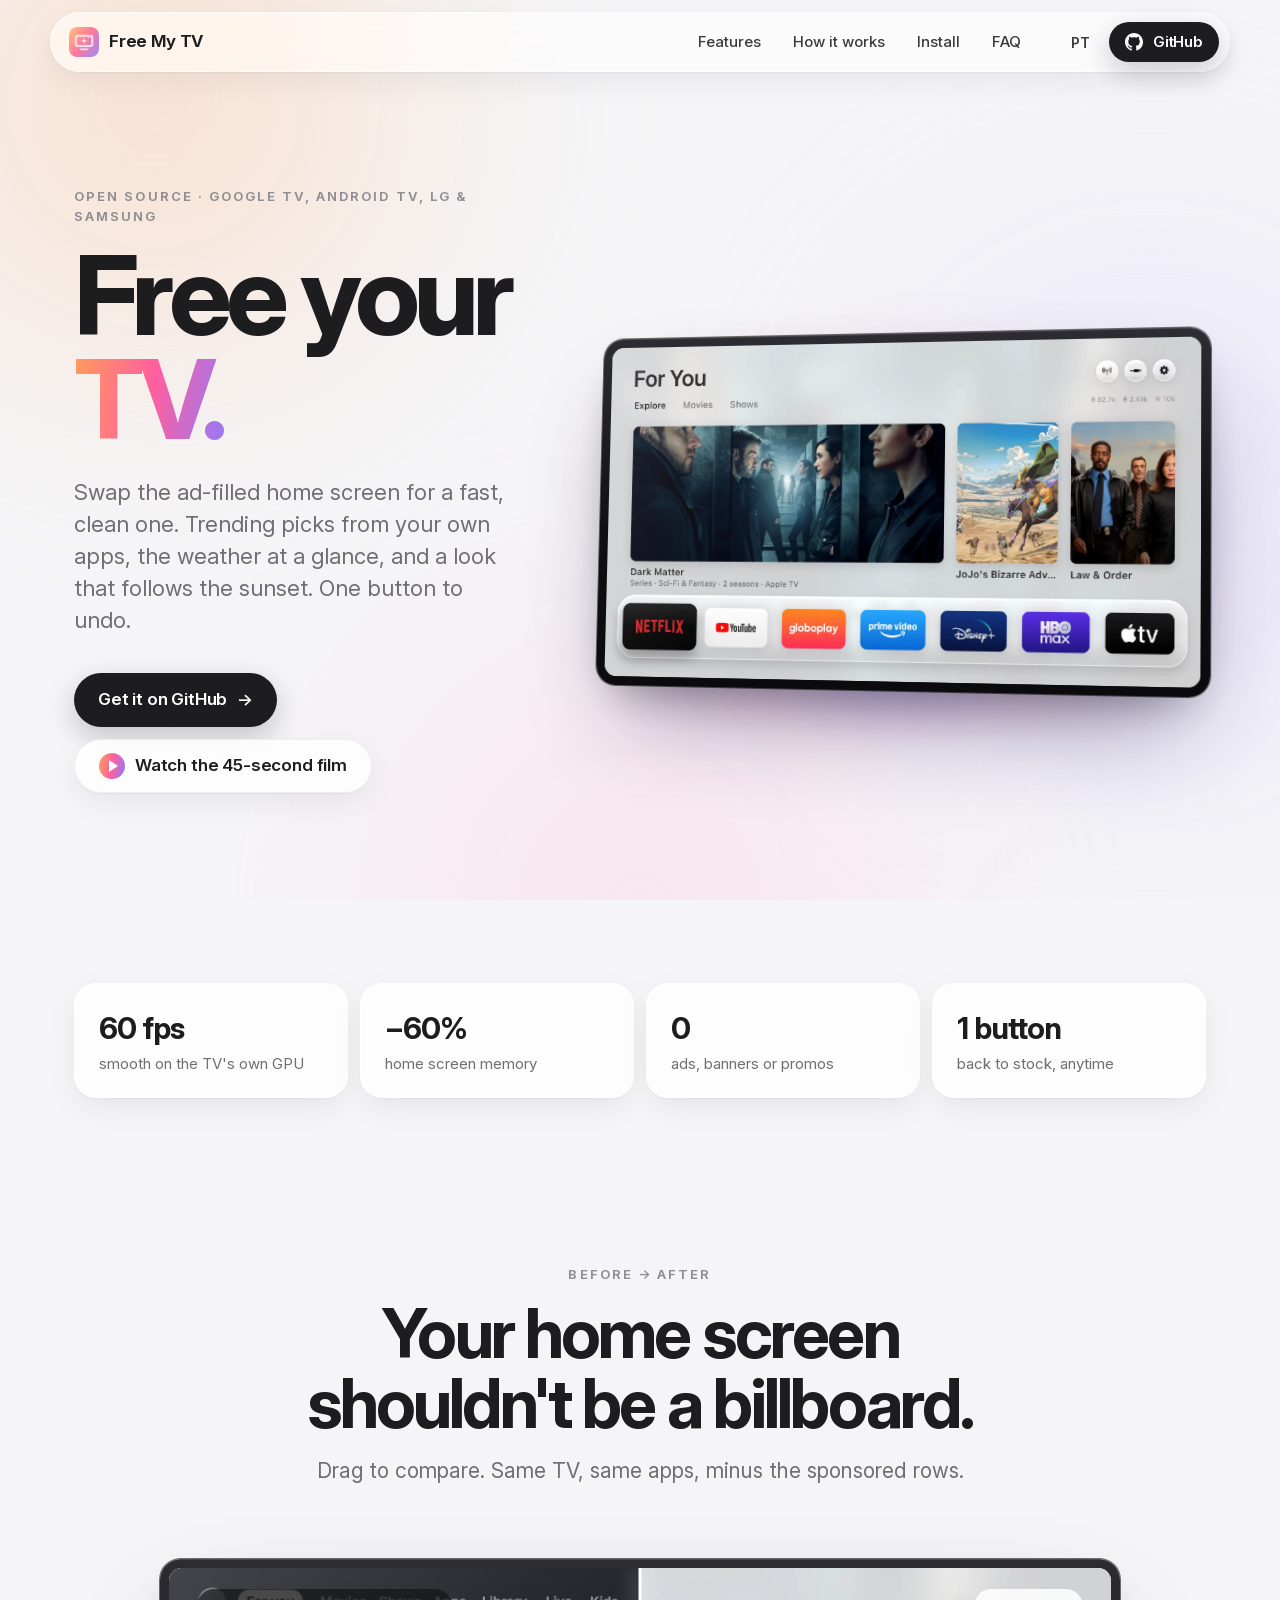
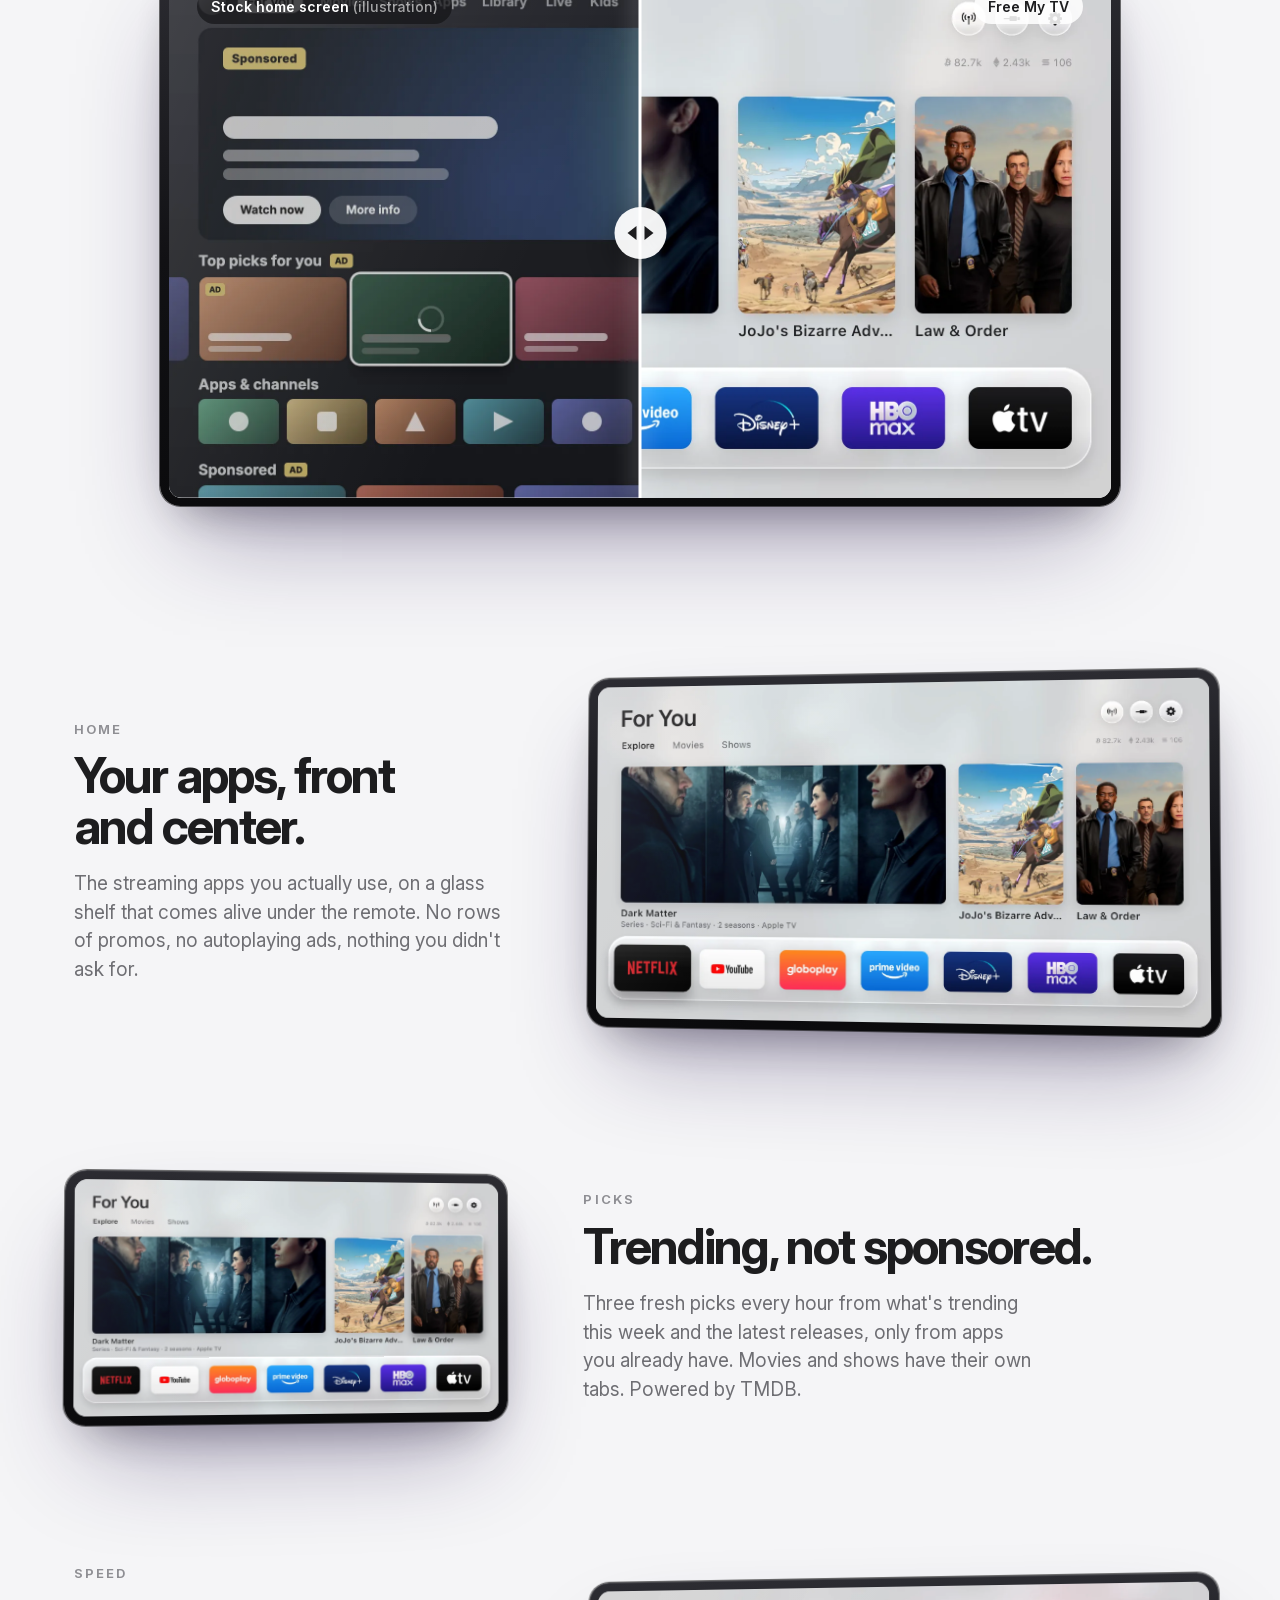
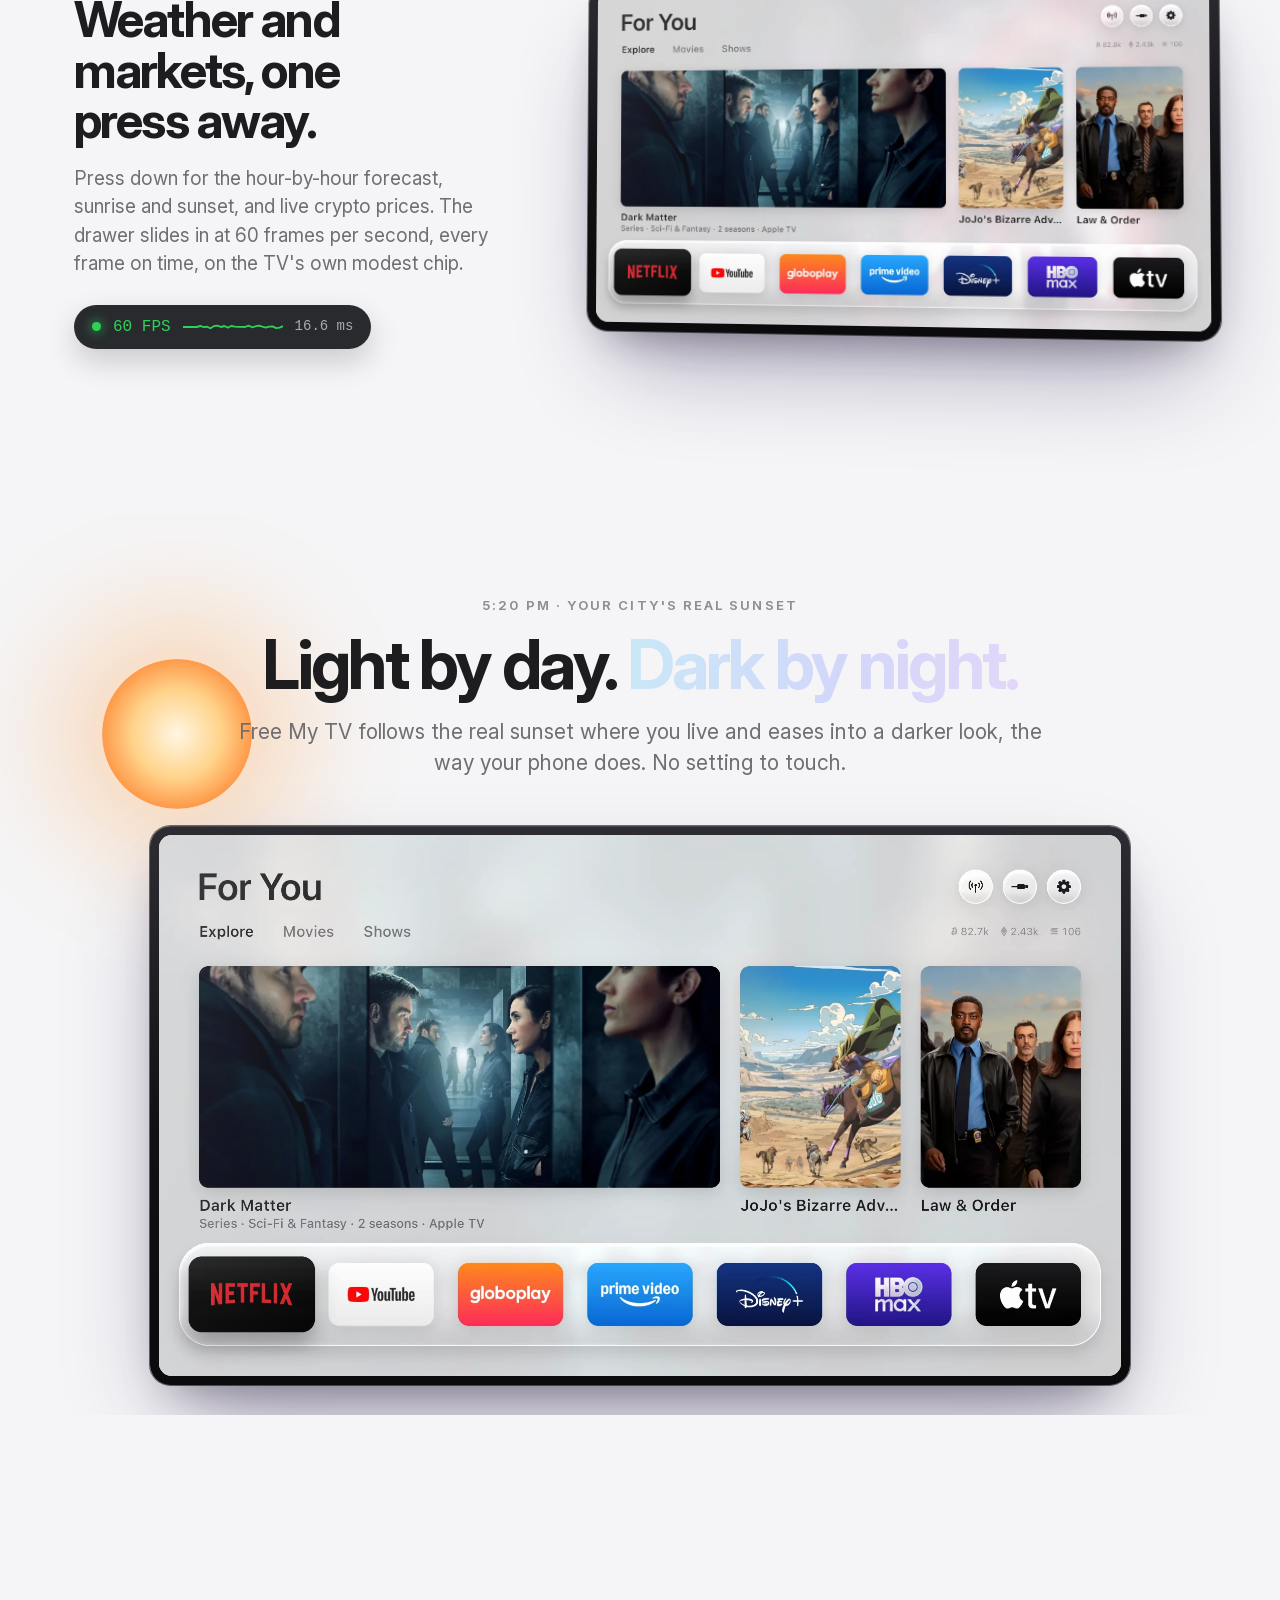
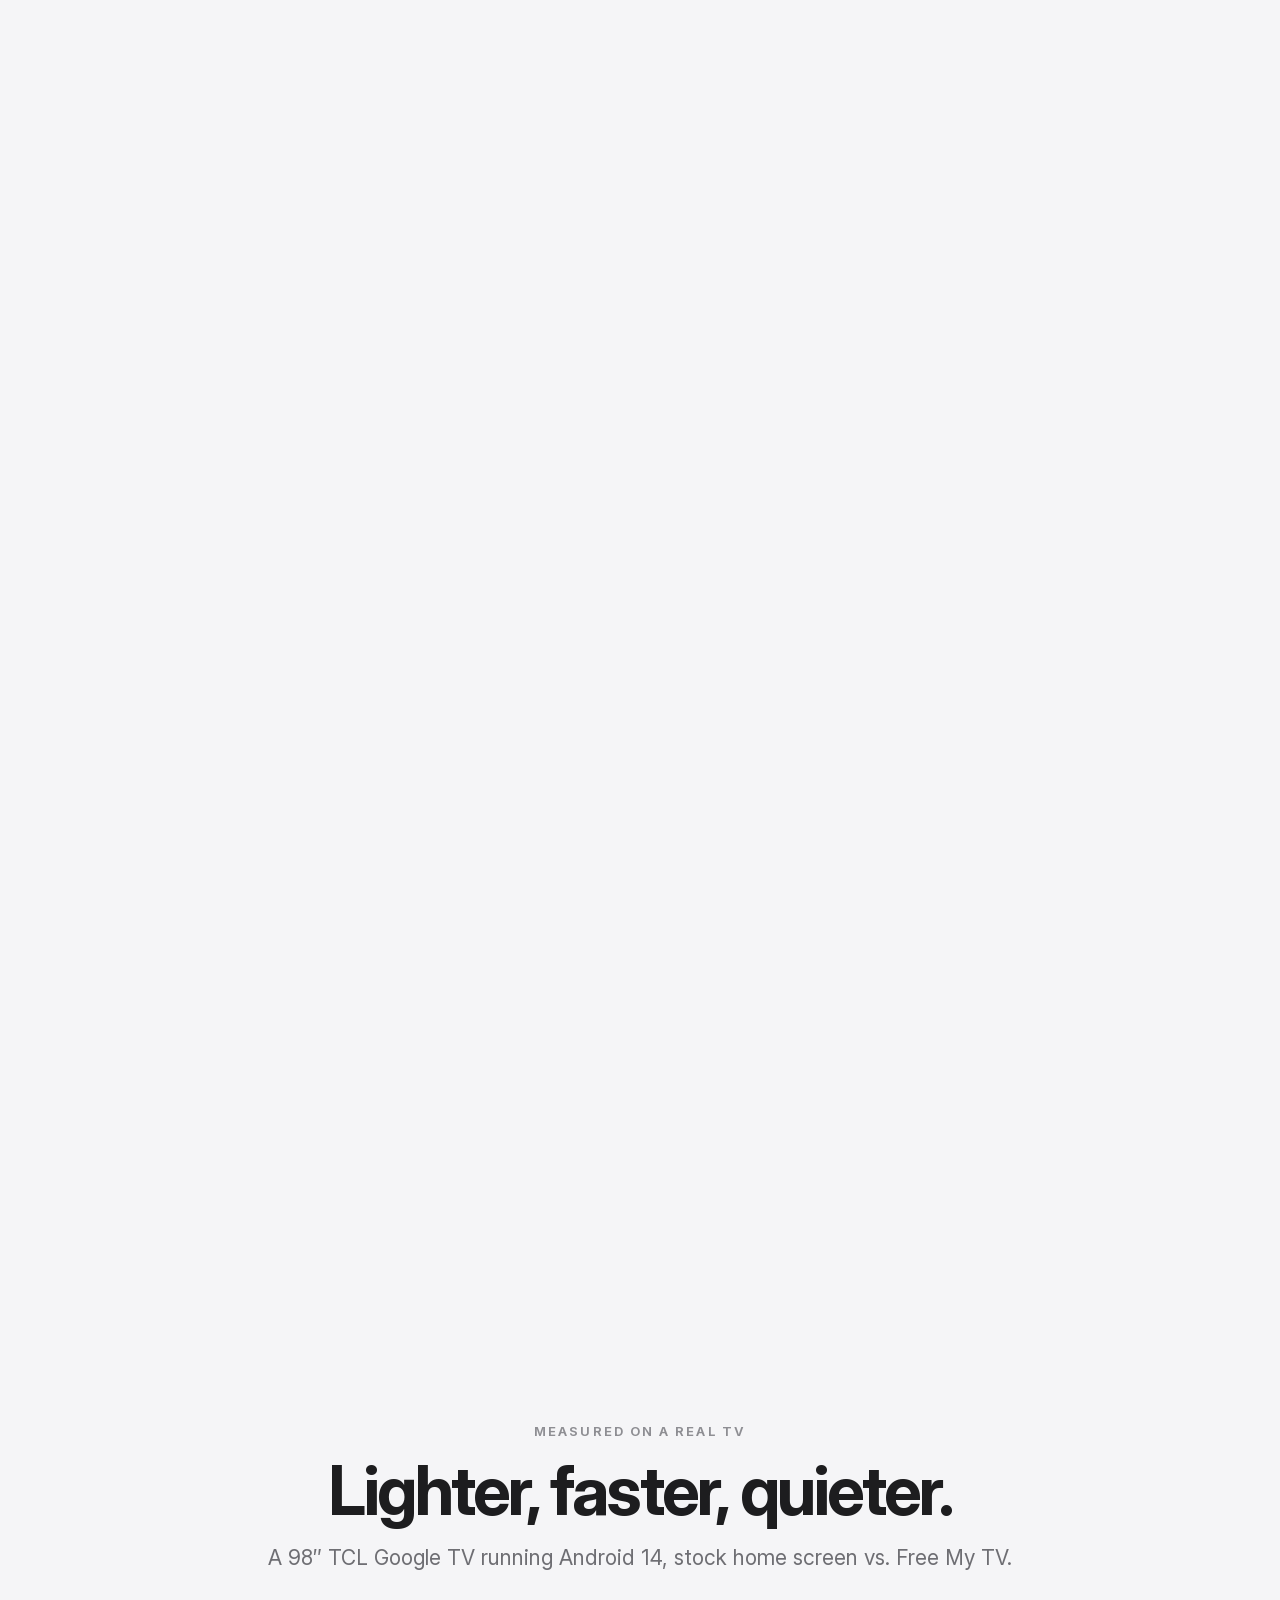
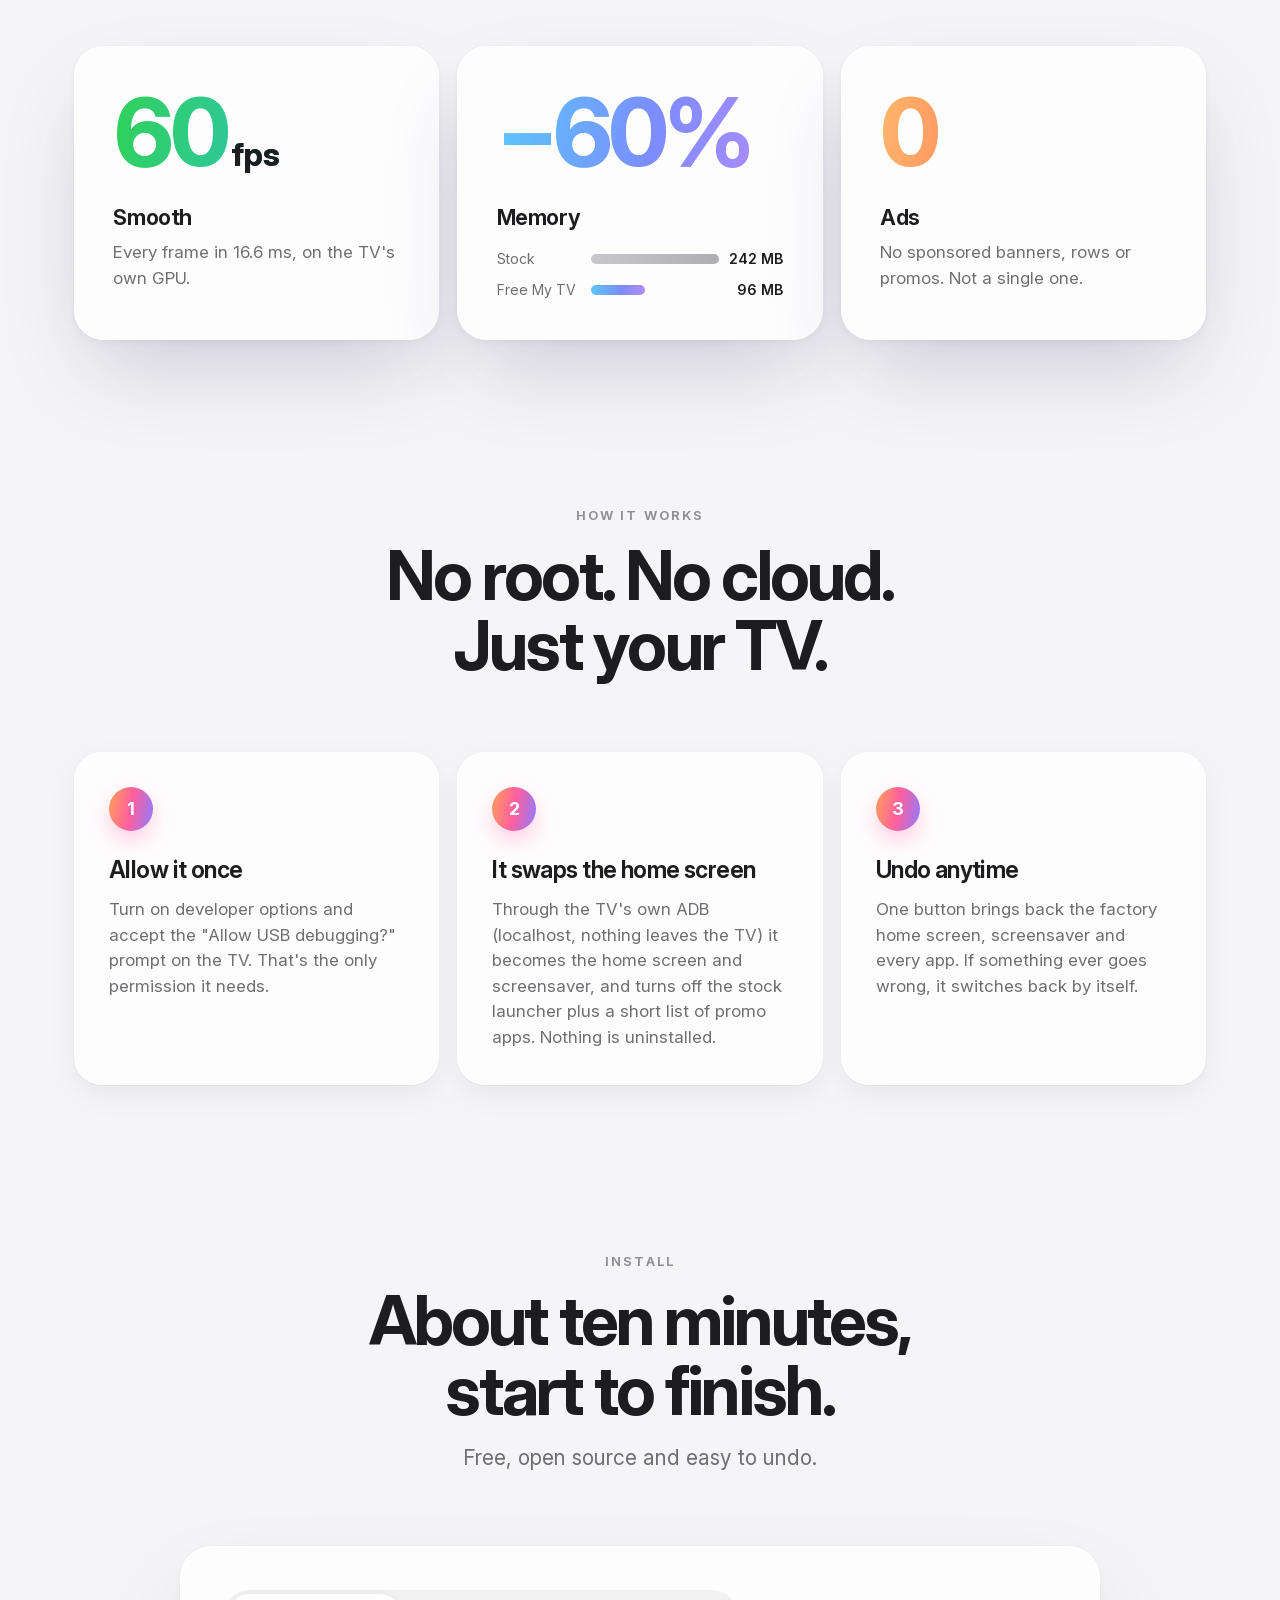
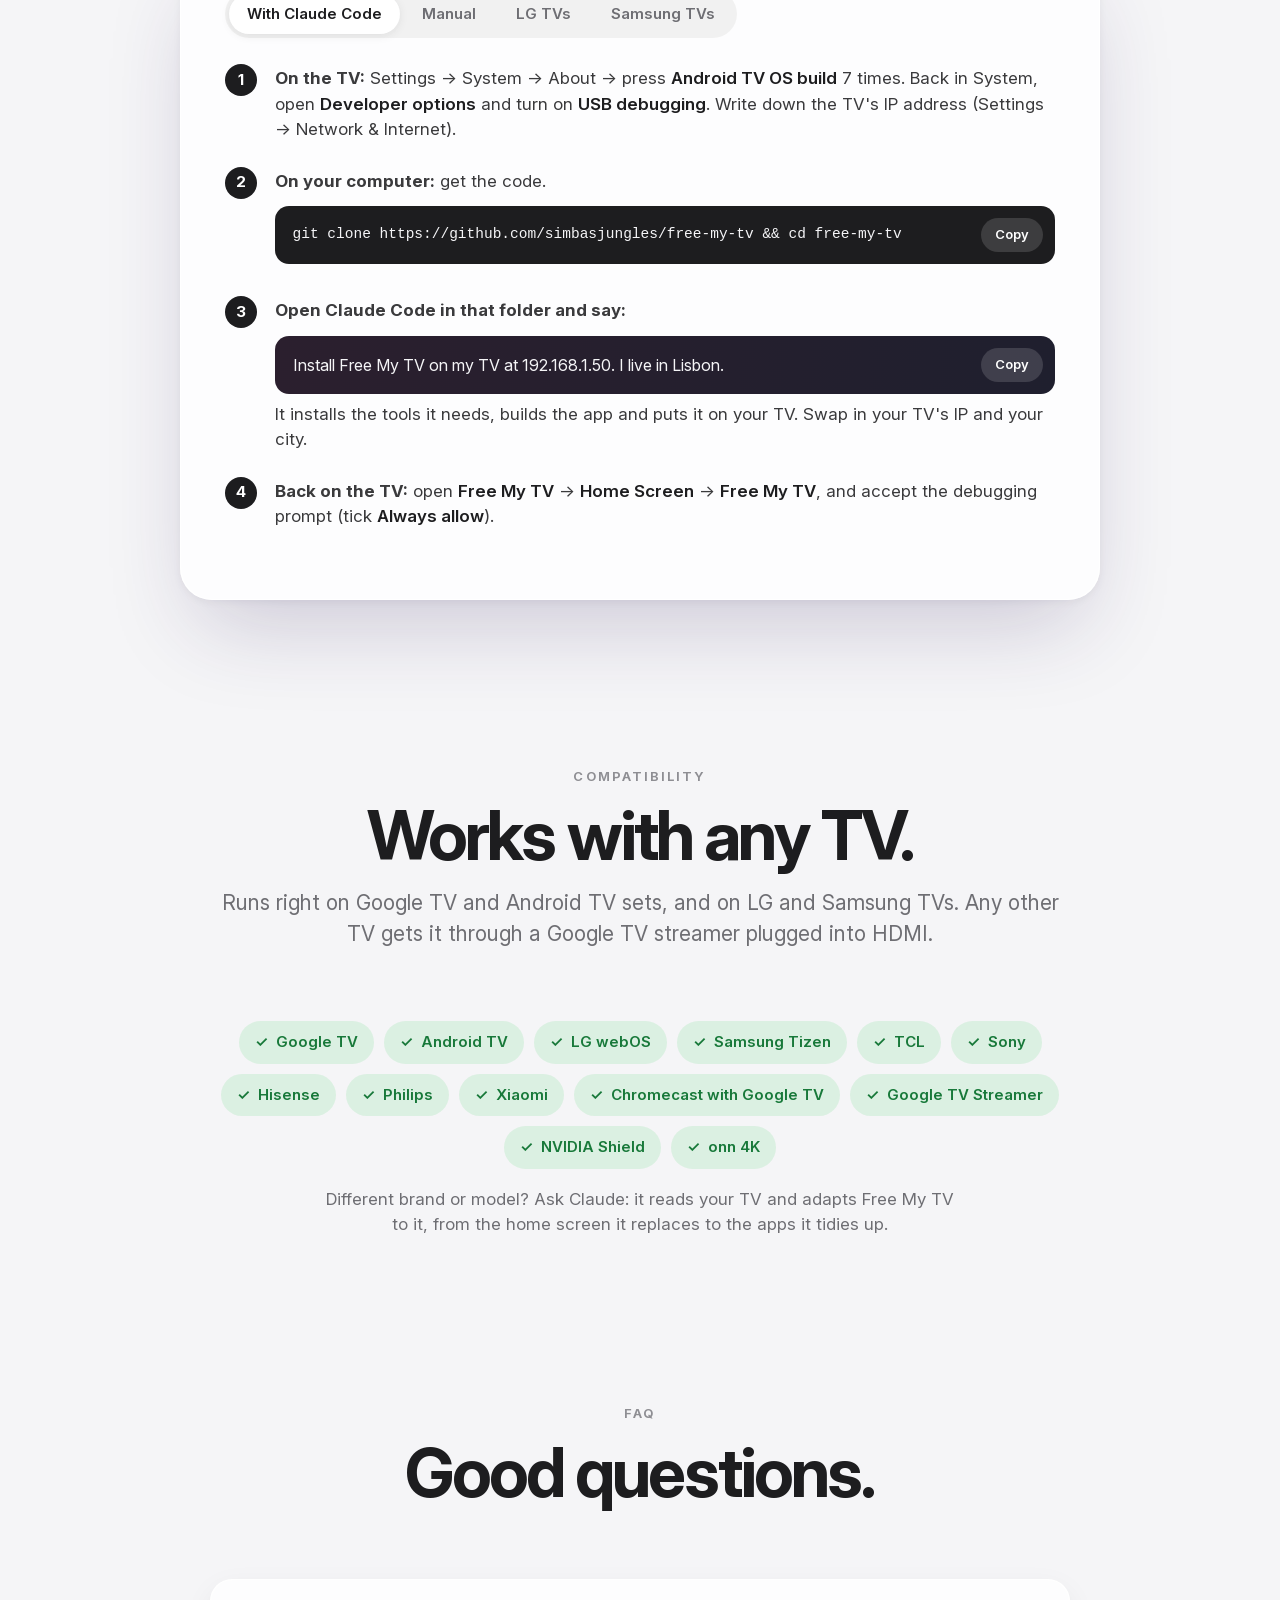
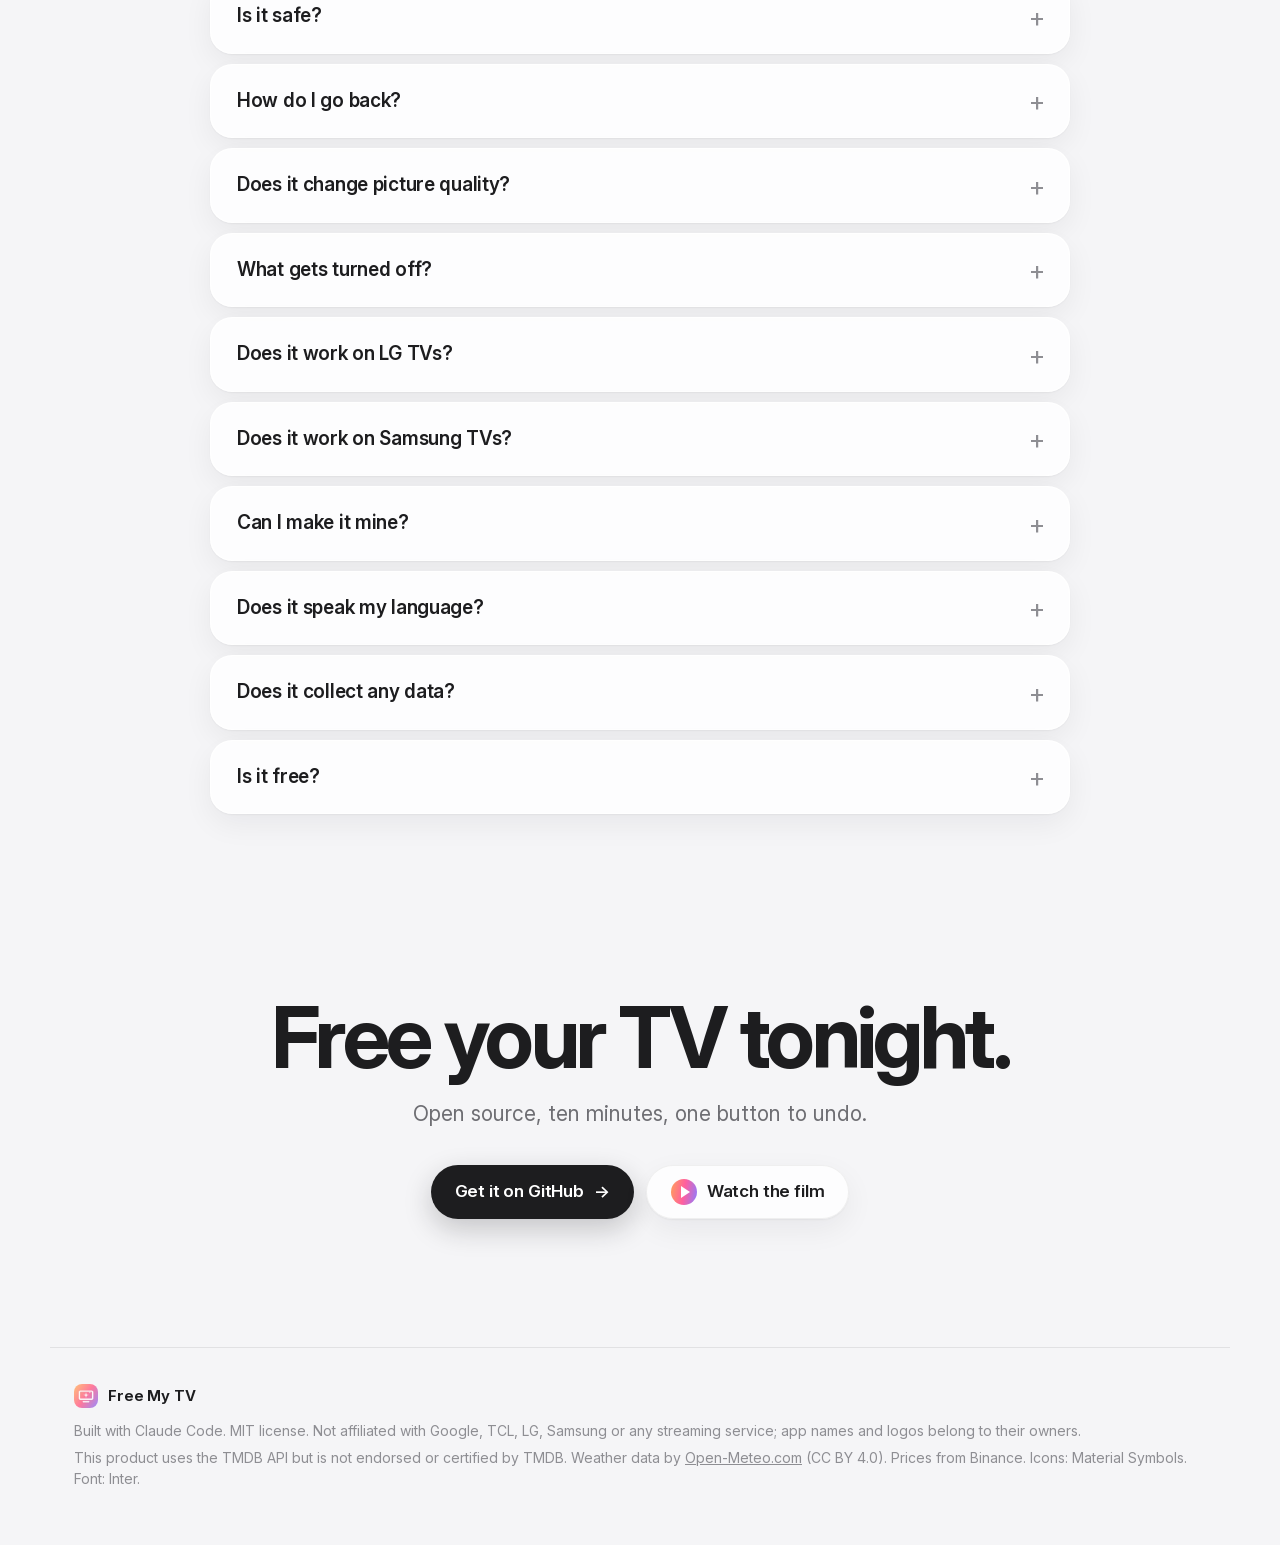
<file: docs/index.html>
<!doctype html>
<html lang="en">
<head>
  <meta charset="utf-8">
  <meta name="viewport" content="width=device-width, initial-scale=1, viewport-fit=cover">
  <script>
    // Brazilians (a Portuguese browser or a Brazilian time zone) get the Portuguese page; the PT/EN switch wins.
    (function () {
      var lang;
      try { lang = localStorage.getItem("lang"); } catch (e) {}
      if (!lang) {
        var zone = "";
        try { zone = Intl.DateTimeFormat().resolvedOptions().timeZone || ""; } catch (e) {}
        var brazil = /^(America\/(Sao_Paulo|Rio_Branco|Manaus|Cuiaba|Campo_Grande|Porto_Velho|Boa_Vista|Belem|Fortaleza|Recife|Araguaina|Maceio|Bahia|Santarem|Noronha|Eirunepe)|Brazil\/)/.test(zone);
        lang = brazil || /^pt\b/i.test(navigator.language || "") ? "pt" : "en";
      }
      if (lang === "pt") location.replace("pt/" + location.search + location.hash);
    })();
  </script>
  <title>Free My TV — a fast, ad-free home screen for Google TV, LG and Samsung TVs</title>
  <meta name="description" content="Open-source home screen for Google TV, Android TV, LG and Samsung TVs. No ads, 60 fps, trending picks from your own apps and a look that follows the sunset. One button to undo.">
  <link rel="canonical" href="https://freemytv.io/">
  <link rel="alternate" hreflang="en" href="https://freemytv.io/">
  <link rel="alternate" hreflang="pt-BR" href="https://freemytv.io/pt/">
  <link rel="alternate" hreflang="x-default" href="https://freemytv.io/">
  <meta name="theme-color" content="#F5F5F7">
  <meta property="og:type" content="website">
  <meta property="og:locale" content="en_US">
  <meta property="og:locale:alternate" content="pt_BR">
  <meta property="og:url" content="https://freemytv.io/">
  <meta property="og:title" content="Free My TV">
  <meta property="og:description" content="A fast, ad-free home screen for Google TV, LG and Samsung TVs. Open source. One button to undo.">
  <meta property="og:image" content="https://freemytv.io/assets/og.jpg">
  <meta property="og:image:width" content="1200">
  <meta property="og:image:height" content="630">
  <meta name="twitter:card" content="summary_large_image">
  <meta name="twitter:title" content="Free My TV">
  <meta name="twitter:description" content="A fast, ad-free home screen for Google TV, LG and Samsung TVs. Open source. One button to undo.">
  <meta name="twitter:image" content="https://freemytv.io/assets/og.jpg">
  <link rel="icon" type="image/png" href="assets/favicon-64.png">
  <link rel="apple-touch-icon" href="assets/apple-touch-icon.png">
  <link rel="preload" href="assets/fonts/InterVariable.ttf" as="font" type="font/ttf" crossorigin>
  <link rel="stylesheet" href="styles.css">
</head>
<body>
  <div class="sky" aria-hidden="true"><span class="blob b1"></span><span class="blob b2"></span><span class="blob b3"></span></div>

  <header class="nav" id="nav">
    <a class="brand" href="#top" aria-label="Free My TV, back to top">
      <img src="assets/icon-512.png" alt="" width="30" height="30">
      <span>Free My TV</span>
    </a>
    <nav class="links" aria-label="Sections">
      <a href="#features">Features</a>
      <a href="#how">How it works</a>
      <a href="#install">Install</a>
      <a href="#faq">FAQ</a>
    </nav>
    <div class="nav-end">
      <a class="lang" href="pt/" hreflang="pt-BR" lang="pt-BR" data-lang="pt" aria-label="Ler em português">PT</a>
      <a class="btn btn-dark btn-sm" href="https://github.com/simbasjungles/free-my-tv" rel="noopener">
      <svg class="gh" viewBox="0 0 16 16" aria-hidden="true"><path d="M8 0C3.58 0 0 3.58 0 8c0 3.54 2.29 6.53 5.47 7.59.4.07.55-.17.55-.38 0-.19-.01-.82-.01-1.49-2.01.37-2.53-.49-2.69-.94-.09-.23-.48-.94-.82-1.13-.28-.15-.68-.52-.01-.53.63-.01 1.08.58 1.23.82.72 1.21 1.87.87 2.33.66.07-.52.28-.87.51-1.07-1.78-.2-3.64-.89-3.64-3.95 0-.87.31-1.59.82-2.15-.08-.2-.36-1.02.08-2.12 0 0 .67-.21 2.2.82.64-.18 1.32-.27 2-.27.68 0 1.36.09 2 .27 1.53-1.04 2.2-.82 2.2-.82.44 1.1.16 1.92.08 2.12.51.56.82 1.27.82 2.15 0 3.07-1.87 3.75-3.65 3.95.29.25.54.73.54 1.48 0 1.07-.01 1.93-.01 2.2 0 .21.15.46.55.38A8.013 8.013 0 0016 8c0-4.42-3.58-8-8-8z"/></svg>
      <span>GitHub</span>
      </a>
    </div>
  </header>

  <main id="top">
    <!-- Hero -->
    <section class="hero">
      <div class="hero-copy">
        <p class="kicker" data-reveal>Open source · Google TV, Android TV, LG &amp; Samsung</p>
        <h1 data-reveal>Free your <span class="grad">TV.</span></h1>
        <p class="lede" data-reveal>Swap the ad-filled home screen for a fast, clean one. Trending picks from your own apps, the weather at a glance, and a look that follows the sunset. One button to undo.</p>
        <div class="cta" data-reveal>
          <a class="btn btn-dark" href="https://github.com/simbasjungles/free-my-tv" rel="noopener">Get it on GitHub <span aria-hidden="true">→</span></a>
          <button class="btn btn-glass" type="button" data-film><span class="play" aria-hidden="true"></span>Watch the 45-second film</button>
        </div>
        <p class="built" data-reveal>Built with <b>Claude Code</b> · MIT license</p>
      </div>
      <div class="hero-stage" data-reveal>
        <div class="tv tilt" id="heroTv">
          <div class="screen">
            <video data-src="assets/nav.mp4" poster="assets/nav-poster.webp" muted loop playsinline preload="none" aria-label="The Free My TV home screen, moving through the apps"></video>
          </div>
        </div>
        <div class="floor" aria-hidden="true"></div>
      </div>
      <ul class="stats" data-reveal>
        <li><b>60 fps</b><span>smooth on the TV's own GPU</span></li>
        <li><b>−60%</b><span>home screen memory</span></li>
        <li><b>0</b><span>ads, banners or promos</span></li>
        <li><b>1 button</b><span>back to stock, anytime</span></li>
      </ul>
    </section>

    <!-- Before / after -->
    <section class="section compare" id="compare">
      <div class="head" data-reveal>
        <p class="kicker">Before → after</p>
        <h2>Your home screen shouldn't be a billboard.</h2>
        <p class="sub">Drag to compare. Same TV, same apps, minus the sponsored rows.</p>
      </div>
      <div class="tv ba" id="ba" data-reveal tabindex="0" role="slider" aria-label="Compare the stock home screen with Free My TV" aria-valuemin="0" aria-valuemax="100" aria-valuenow="50">
        <div class="screen">
          <img class="after" src="assets/home-day.webp" alt="The Free My TV home screen: three picks, a glass shelf of apps" loading="lazy">
          <div class="before-wrap"><img class="before" src="assets/before.webp" alt="A typical stock home screen full of sponsored rows (illustration)" loading="lazy"></div>
          <span class="tag tag-l">Stock home screen <em>(illustration)</em></span>
          <span class="tag tag-r">Free My TV</span>
          <div class="handle" aria-hidden="true"><span></span></div>
        </div>
      </div>
    </section>

    <!-- Features -->
    <section class="section features" id="features">
      <article class="feature" data-reveal>
        <div class="copy">
          <p class="kicker">Home</p>
          <h3>Your apps, front and center.</h3>
          <p>The streaming apps you actually use, on a glass shelf that comes alive under the remote. No rows of promos, no autoplaying ads, nothing you didn't ask for.</p>
        </div>
        <div class="tv"><div class="screen"><video data-src="assets/nav.mp4" poster="assets/nav-poster.webp" muted loop playsinline preload="none" aria-label="Moving across the app shelf"></video></div></div>
      </article>

      <article class="feature flip" data-reveal>
        <div class="copy">
          <p class="kicker">Picks</p>
          <h3>Trending, not sponsored.</h3>
          <p>Three fresh picks every hour from what's trending this week and the latest releases, only from apps you already have. Movies and shows have their own tabs. Powered by TMDB.</p>
        </div>
        <div class="tv"><div class="screen"><video data-src="assets/tabs.mp4" poster="assets/tabs-poster.webp" muted loop playsinline preload="none" aria-label="Switching between Explore, Movies and Shows"></video></div></div>
      </article>

      <article class="feature" data-reveal>
        <div class="copy">
          <p class="kicker">Speed</p>
          <h3>Weather and markets, one press away.</h3>
          <p>Press down for the hour-by-hour forecast, sunrise and sunset, and live crypto prices. The drawer slides in at 60 frames per second, every frame on time, on the TV's own modest chip.</p>
          <div class="hud" aria-hidden="true"><i></i><b>60 FPS</b><svg viewBox="0 0 120 24" preserveAspectRatio="none"><polyline id="spark" fill="none" points=""/></svg><span>16.6 ms</span></div>
        </div>
        <div class="tv"><div class="screen"><video data-src="assets/drawer.mp4" poster="assets/drawer-poster.webp" muted loop playsinline preload="none" aria-label="The drawer with weather and crypto opening"></video></div></div>
      </article>
    </section>

    <!-- Sunset: scroll to go from day to night -->
    <section class="sunset" id="sunset" aria-label="Light by day, dark by night">
      <div class="sticky">
        <div class="stars" aria-hidden="true"></div>
        <div class="sun" aria-hidden="true"></div>
        <div class="moon" aria-hidden="true"></div>
        <div class="head">
          <p class="kicker"><span class="clock" id="sunClock">5:20 PM</span> · your city's real sunset</p>
          <h2><span class="w-day">Light by day.</span> <span class="w-night">Dark by night.</span></h2>
          <p class="sub">Free My TV follows the real sunset where you live and eases into a darker look, the way your phone does. No setting to touch.</p>
        </div>
        <div class="tv"><div class="screen">
          <img src="assets/day.webp" alt="The home screen during the day" loading="lazy">
          <img class="night" src="assets/night.webp" alt="The same home screen at night" loading="lazy">
        </div></div>
      </div>
    </section>

    <!-- Numbers -->
    <section class="section numbers" id="numbers">
      <div class="head" data-reveal>
        <p class="kicker">Measured on a real TV</p>
        <h2>Lighter, faster, quieter.</h2>
        <p class="sub">A 98″ TCL Google TV running Android 14, stock home screen vs. Free My TV.</p>
      </div>
      <div class="cards">
        <div class="card" data-reveal><b class="big grad-mint"><span data-count="60">0</span><small>fps</small></b><h4>Smooth</h4><p>Every frame in 16.6 ms, on the TV's own GPU.</p></div>
        <div class="card" data-reveal><b class="big grad-sky">−<span data-count="60">0</span>%</b><h4>Memory</h4>
          <div class="bars"><div><span>Stock</span><i style="--w:100%"></i><em>242 MB</em></div><div><span>Free My TV</span><i style="--w:40%"></i><em>96 MB</em></div></div>
        </div>
        <div class="card" data-reveal><b class="big grad-sun">0</b><h4>Ads</h4><p>No sponsored banners, rows or promos. Not a single one.</p></div>
      </div>
    </section>

    <!-- How it works -->
    <section class="section how" id="how">
      <div class="head" data-reveal>
        <p class="kicker">How it works</p>
        <h2>No root. No cloud. Just your TV.</h2>
      </div>
      <ol class="steps">
        <li class="step" data-reveal>
          <span class="num">1</span>
          <h4>Allow it once</h4>
          <p>Turn on developer options and accept the "Allow USB debugging?" prompt on the TV. That's the only permission it needs.</p>
        </li>
        <li class="step" data-reveal>
          <span class="num">2</span>
          <h4>It swaps the home screen</h4>
          <p>Through the TV's own ADB (localhost, nothing leaves the TV) it becomes the home screen and screensaver, and turns off the stock launcher plus a short list of promo apps. Nothing is uninstalled.</p>
        </li>
        <li class="step" data-reveal>
          <span class="num">3</span>
          <h4>Undo anytime</h4>
          <p>One button brings back the factory home screen, screensaver and every app. If something ever goes wrong, it switches back by itself.</p>
        </li>
      </ol>
    </section>

    <!-- Install -->
    <section class="section install" id="install">
      <div class="head" data-reveal>
        <p class="kicker">Install</p>
        <h2>About ten minutes, start to finish.</h2>
        <p class="sub">Free, open source and easy to undo.</p>
      </div>
      <div class="panel" data-reveal>
        <div class="tabs" role="tablist" aria-label="Install method">
          <button role="tab" aria-selected="true" aria-controls="tab-claude" id="t-claude">With Claude Code</button>
          <button role="tab" aria-selected="false" aria-controls="tab-manual" id="t-manual">Manual</button>
          <button role="tab" aria-selected="false" aria-controls="tab-lg" id="t-lg">LG TVs</button>
          <button role="tab" aria-selected="false" aria-controls="tab-samsung" id="t-samsung">Samsung TVs</button>
        </div>

        <div class="tabpanel" id="tab-claude" role="tabpanel" aria-labelledby="t-claude">
          <ol class="howto">
            <li><b>On the TV:</b> Settings → System → About → press <em>Android TV OS build</em> 7 times. Back in System, open <em>Developer options</em> and turn on <em>USB debugging</em>. Write down the TV's IP address (Settings → Network &amp; Internet).</li>
            <li><b>On your computer:</b> get the code.
              <div class="code"><code>git clone https://github.com/simbasjungles/free-my-tv &amp;&amp; cd free-my-tv</code><button class="copy-btn" type="button" aria-label="Copy command">Copy</button></div>
            </li>
            <li><b>Open Claude Code in that folder and say:</b>
              <div class="code prompt"><code>Install Free My TV on my TV at 192.168.1.50. I live in Lisbon.</code><button class="copy-btn" type="button" aria-label="Copy prompt">Copy</button></div>
              It installs the tools it needs, builds the app and puts it on your TV. Swap in your TV's IP and your city.
            </li>
            <li><b>Back on the TV:</b> open <em>Free My TV</em> → <em>Home Screen</em> → <em>Free My TV</em>, and accept the debugging prompt (tick <em>Always allow</em>).</li>
          </ol>
        </div>

        <div class="tabpanel" id="tab-manual" role="tabpanel" aria-labelledby="t-manual" hidden>
          <ol class="howto">
            <li><b>On the TV:</b> turn on <em>Developer options</em> and <em>USB debugging</em> (as in the other tab), and note its IP address.</li>
            <li><b>Tools:</b> a JDK (17+), the Android SDK command-line tools and adb. On a Mac:
              <div class="code"><code>brew install --cask temurin android-commandlinetools android-platform-tools &amp;&amp; sdkmanager "build-tools;34.0.0" "platforms;android-34"</code><button class="copy-btn" type="button" aria-label="Copy command">Copy</button></div>
            </li>
            <li><b>Build:</b> the first run creates <em>config.properties</em>. Add your city there and, for the trending picks, a <a href="https://www.themoviedb.org/settings/api" rel="noopener">free TMDB key</a>. Then build again.
              <div class="code"><code>git clone https://github.com/simbasjungles/free-my-tv &amp;&amp; cd free-my-tv &amp;&amp; ./build.sh</code><button class="copy-btn" type="button" aria-label="Copy command">Copy</button></div>
            </li>
            <li><b>Install:</b>
              <div class="code"><code>adb connect 192.168.1.50:5555 &amp;&amp; adb install -r FreeMyTV.apk</code><button class="copy-btn" type="button" aria-label="Copy command">Copy</button></div>
              On TCL TVs, also let it run in the background (TCL blocks it by default):
              <div class="code"><code>adb shell &quot;appops set io.freemytv AUTO_START allow || appops set io.freemytv APP_AUTO_START allow&quot;</code><button class="copy-btn" type="button" aria-label="Copy command">Copy</button></div>
            </li>
            <li><b>On the TV:</b> open <em>Free My TV</em> → <em>Home Screen</em> → <em>Free My TV</em>.</li>
          </ol>
        </div>

        <div class="tabpanel" id="tab-lg" role="tabpanel" aria-labelledby="t-lg" hidden>
          <ol class="howto">
            <li><b>On the TV:</b> in the LG Content Store, install <em>Developer Mode</em>. Sign in with a free <a href="https://webostv.developer.lge.com" rel="noopener">LG developer account</a>, turn on <em>Dev Mode Status</em> (the TV restarts), then turn on <em>Key Server</em>. Write down the IP address and the passphrase it shows.</li>
            <li><b>On your computer:</b> get the code and build the LG app. Add your city to <em>config.properties</em>, as for Google TV.
              <div class="code"><code>git clone https://github.com/simbasjungles/free-my-tv &amp;&amp; cd free-my-tv &amp;&amp; python3 webos/build.py</code><button class="copy-btn" type="button" aria-label="Copy command">Copy</button></div>
            </li>
            <li><b>Install:</b> type the TV's passphrase when it asks. Free My TV opens on the TV.
              <div class="code"><code>python3 webos/install.py 192.168.1.50</code><button class="copy-btn" type="button" aria-label="Copy command">Copy</button></div>
            </li>
            <li><b>One press away:</b> while it's open, hold a number key on the remote. From then on, that key opens Free My TV from anywhere. Press <em>EXTEND</em> in Developer Mode once a month to keep it.</li>
          </ol>
        </div>

        <div class="tabpanel" id="tab-samsung" role="tabpanel" aria-labelledby="t-samsung" hidden>
          <ol class="howto">
            <li><b>On the TV:</b> open <em>Apps</em> and type <em>1&nbsp;2&nbsp;3&nbsp;4&nbsp;5</em> on the remote. Turn <em>Developer mode</em> on, type your computer's IP address in <em>Host PC IP</em>, and restart the TV.</li>
            <li><b>On your computer:</b> download <a href="https://github.com/reisxd/TizenBrewInstaller/releases/latest" rel="noopener">TizenBrew Installer</a>, the community's installer for Samsung TVs, open it and connect to your TV.</li>
            <li><b>Install from GitHub:</b> type this. On 2023 and newer TVs it asks you to sign in to your Samsung account once, to sign the app for your TV.
              <div class="code"><code>simbasjungles/free-my-tv</code><button class="copy-btn" type="button" aria-label="Copy">Copy</button></div>
            </li>
            <li><b>Straight to it:</b> in the TV's settings, under <em>Start Screen Options</em>, turn on <em>Autorun Last App</em>: the TV turns on into Free My TV. It takes your city from the TV's time zone; for your exact city and the trending picks, Claude Code builds it with your own settings.</li>
          </ol>
        </div>
      </div>
    </section>

    <!-- Compatibility -->
    <section class="section compat" id="compat">
      <div class="head" data-reveal>
        <p class="kicker">Compatibility</p>
        <h2>Works with any TV.</h2>
        <p class="sub">Runs right on Google TV and Android TV sets, and on LG and Samsung TVs. Any other TV gets it through a Google TV streamer plugged into HDMI.</p>
      </div>
      <div class="chips" data-reveal>
        <span class="chip ok">Google TV</span><span class="chip ok">Android TV</span><span class="chip ok">LG webOS</span><span class="chip ok">Samsung Tizen</span><span class="chip ok">TCL</span><span class="chip ok">Sony</span>
        <span class="chip ok">Hisense</span><span class="chip ok">Philips</span><span class="chip ok">Xiaomi</span><span class="chip ok">Chromecast with Google TV</span>
        <span class="chip ok">Google TV Streamer</span><span class="chip ok">NVIDIA Shield</span><span class="chip ok">onn 4K</span>
      </div>
      <p class="note" data-reveal>Different brand or model? Ask Claude: it reads your TV and adapts Free My TV to it, from the home screen it replaces to the apps it tidies up.</p>
    </section>

    <!-- FAQ -->
    <section class="section faq" id="faq">
      <div class="head" data-reveal>
        <p class="kicker">FAQ</p>
        <h2>Good questions.</h2>
      </div>
      <div class="qs" data-reveal>
        <details><summary>Is it safe?</summary><p>It uses the same commands as Android's own developer tools, from inside the TV. Nothing is rooted or uninstalled: apps are only turned off and come back with one button. Picture, sound, inputs, the remote, Google services and the Play Store are on a never-touch list.</p></details>
        <details><summary>How do I go back?</summary><p>Open Free My TV → Home Screen → Original. The factory home screen, screensaver and every app come back exactly as they were. If the new home screen ever crashes three times in five minutes, it switches back on its own.</p></details>
        <details><summary>Does it change picture quality?</summary><p>No. Picture settings aren't touched, and videos play through the same hardware path. We measured the same resolution and the same video source in both modes.</p></details>
        <details><summary>What gets turned off?</summary><p>The stock home screen and screensaver (replaced), Google TV's recovery home, Play Games and YouTube Music, and on TCL TVs the TCL Channel, messages, store demo, hotel menu, manuals, mirroring and logging apps. Google Assistant only if you ask for it in the config.</p></details>
        <details><summary>Does it work on LG TVs?</summary><p>Yes. On LG it installs through LG's own Developer Mode, with nothing rooted or changed on the TV, and it opens with one press of a number key. Same home screen, same picks, weather and prices. Press EXTEND in the Developer Mode app once a month to keep it.</p></details>
        <details><summary>Does it work on Samsung TVs?</summary><p>Yes, on Samsung TVs from 2017 on. It installs through Samsung's own Developer Mode with TizenBrew Installer, the community's installer, with nothing rooted or changed on the TV. Same home screen, weather and prices, with your city from the TV's time zone. For the trending picks, Claude Code builds it with your free TMDB key.</p></details>
        <details><summary>Can I make it mine?</summary><p>That's the idea. Open the folder in Claude Code and just ask: "add Crunchyroll to the shelf", "show prices in euros", "set it up for my Sony". It changes the code, rebuilds the app and puts it on your TV.</p></details>
        <details><summary>Does it speak my language?</summary><p>English, Spanish, Portuguese, Russian and German, following the TV's language, or the one you pick in its settings. Want another one? Ask Claude to add it.</p></details>
        <details><summary>Does it collect any data?</summary><p>No accounts, no analytics, no tracking. It only talks to TMDB (picks), Open-Meteo (weather, for your city) and Binance (prices).</p></details>
        <details><summary>Is it free?</summary><p>Yes. MIT license, and the TMDB key is free too.</p></details>
      </div>
    </section>

    <!-- Final CTA -->
    <section class="final" data-reveal>
      <h2>Free your TV tonight.</h2>
      <p class="sub">Open source, ten minutes, one button to undo.</p>
      <div class="cta">
        <a class="btn btn-dark" href="https://github.com/simbasjungles/free-my-tv" rel="noopener">Get it on GitHub <span aria-hidden="true">→</span></a>
        <button class="btn btn-glass" type="button" data-film><span class="play" aria-hidden="true"></span>Watch the film</button>
      </div>
    </section>
  </main>

  <footer class="foot">
    <div class="brand"><img src="assets/icon-512.png" alt="" width="24" height="24"><span>Free My TV</span></div>
    <p>Built with Claude Code. MIT license. Not affiliated with Google, TCL, LG, Samsung or any streaming service; app names and logos belong to their owners.</p>
    <p>This product uses the TMDB API but is not endorsed or certified by TMDB. Weather data by <a href="https://open-meteo.com/" rel="noopener">Open-Meteo.com</a> (CC BY 4.0). Prices from Binance. Icons: Material Symbols. Font: Inter.</p>
  </footer>

  <dialog class="film" id="film" aria-label="The Free My TV film">
    <button class="close" type="button" aria-label="Close">×</button>
    <video controls playsinline preload="none" poster="assets/film-poster.webp"><source src="assets/film.mp4" type="video/mp4"></video>
  </dialog>

  <script src="app.js" defer></script>
</body>
</html>
</file>
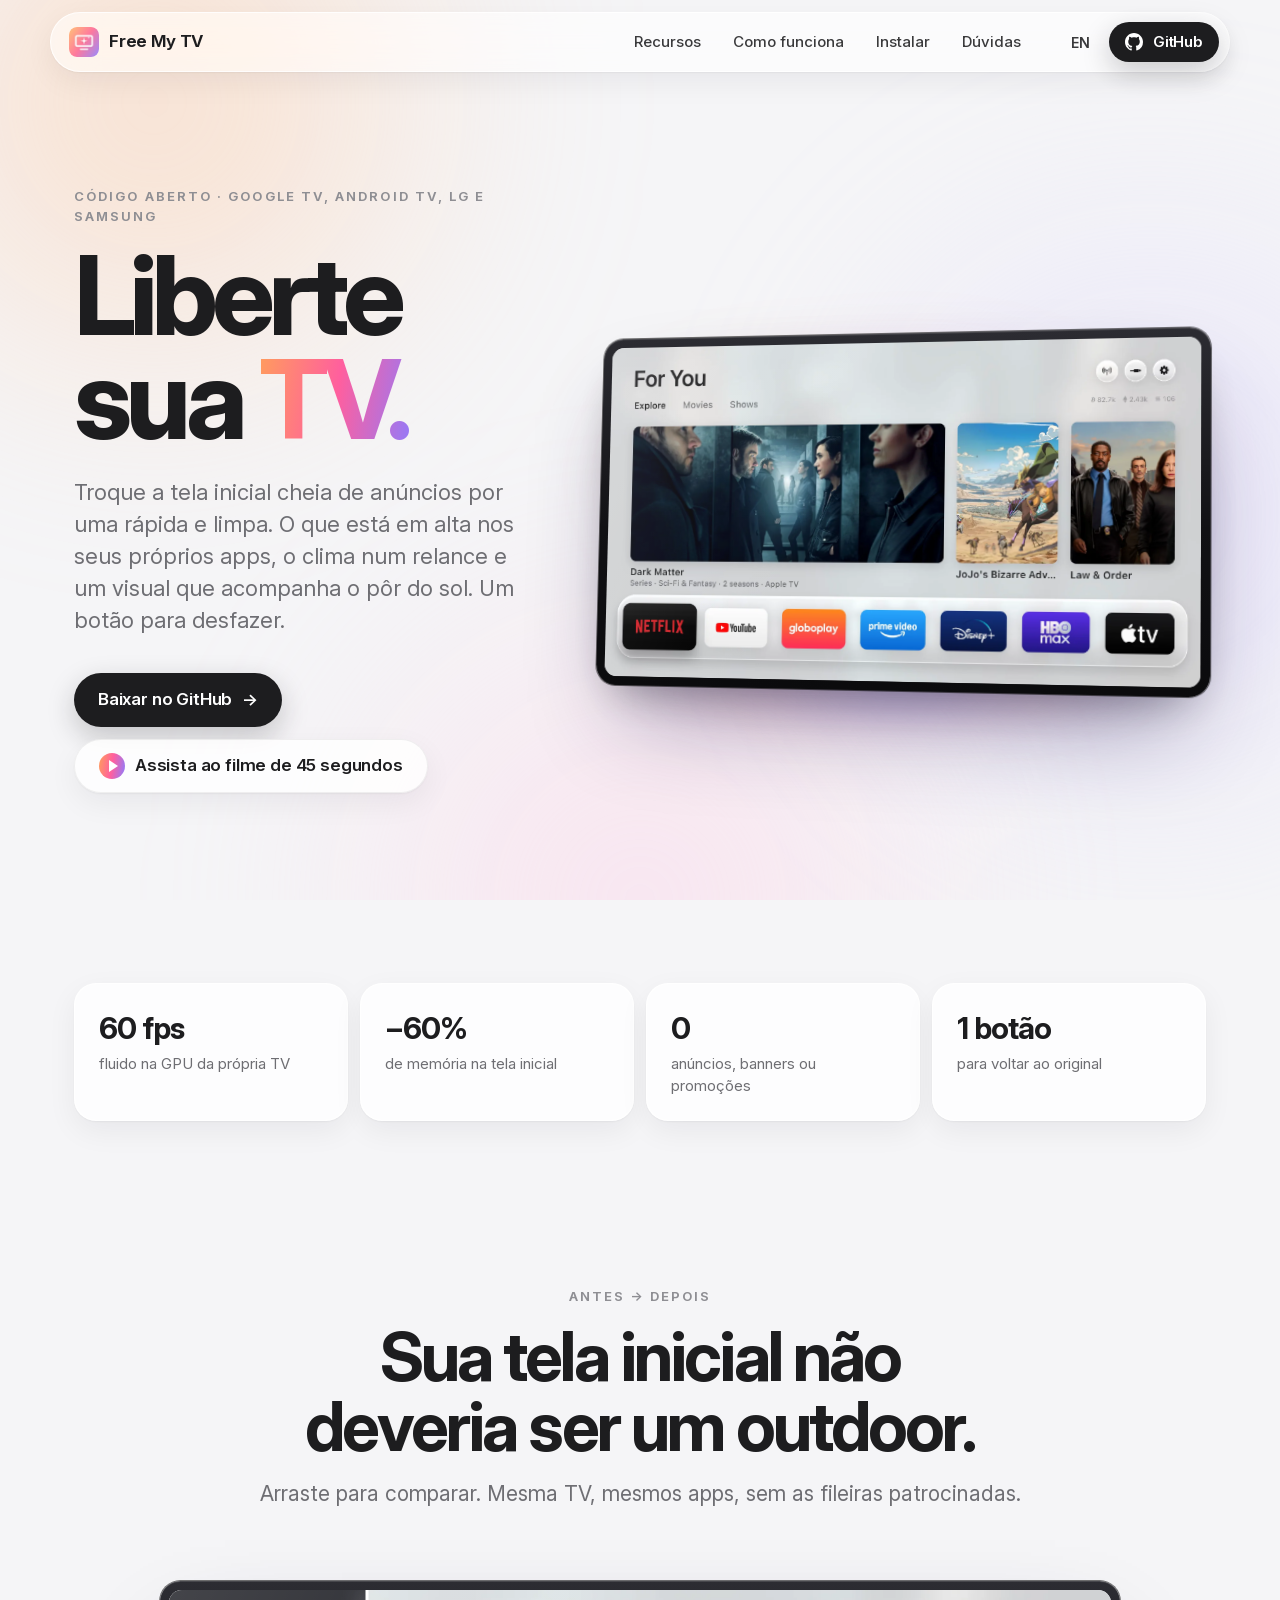
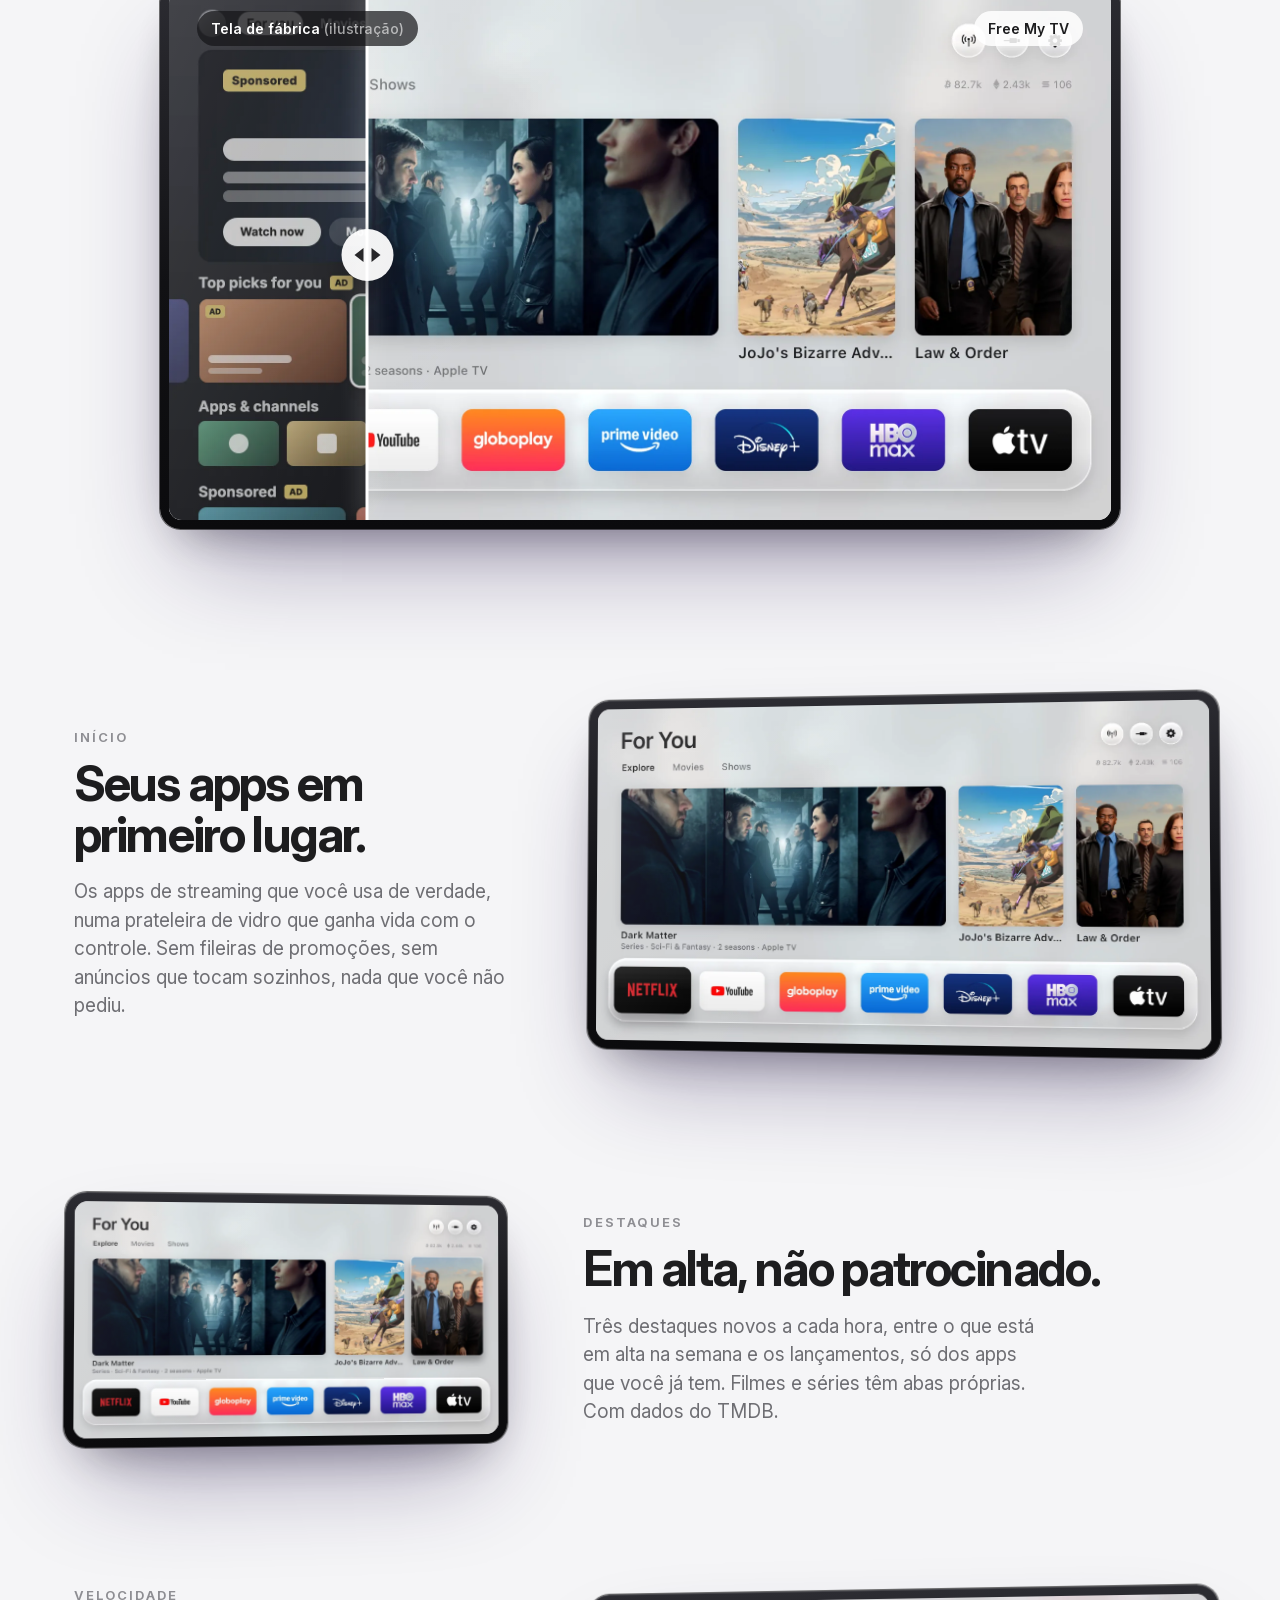
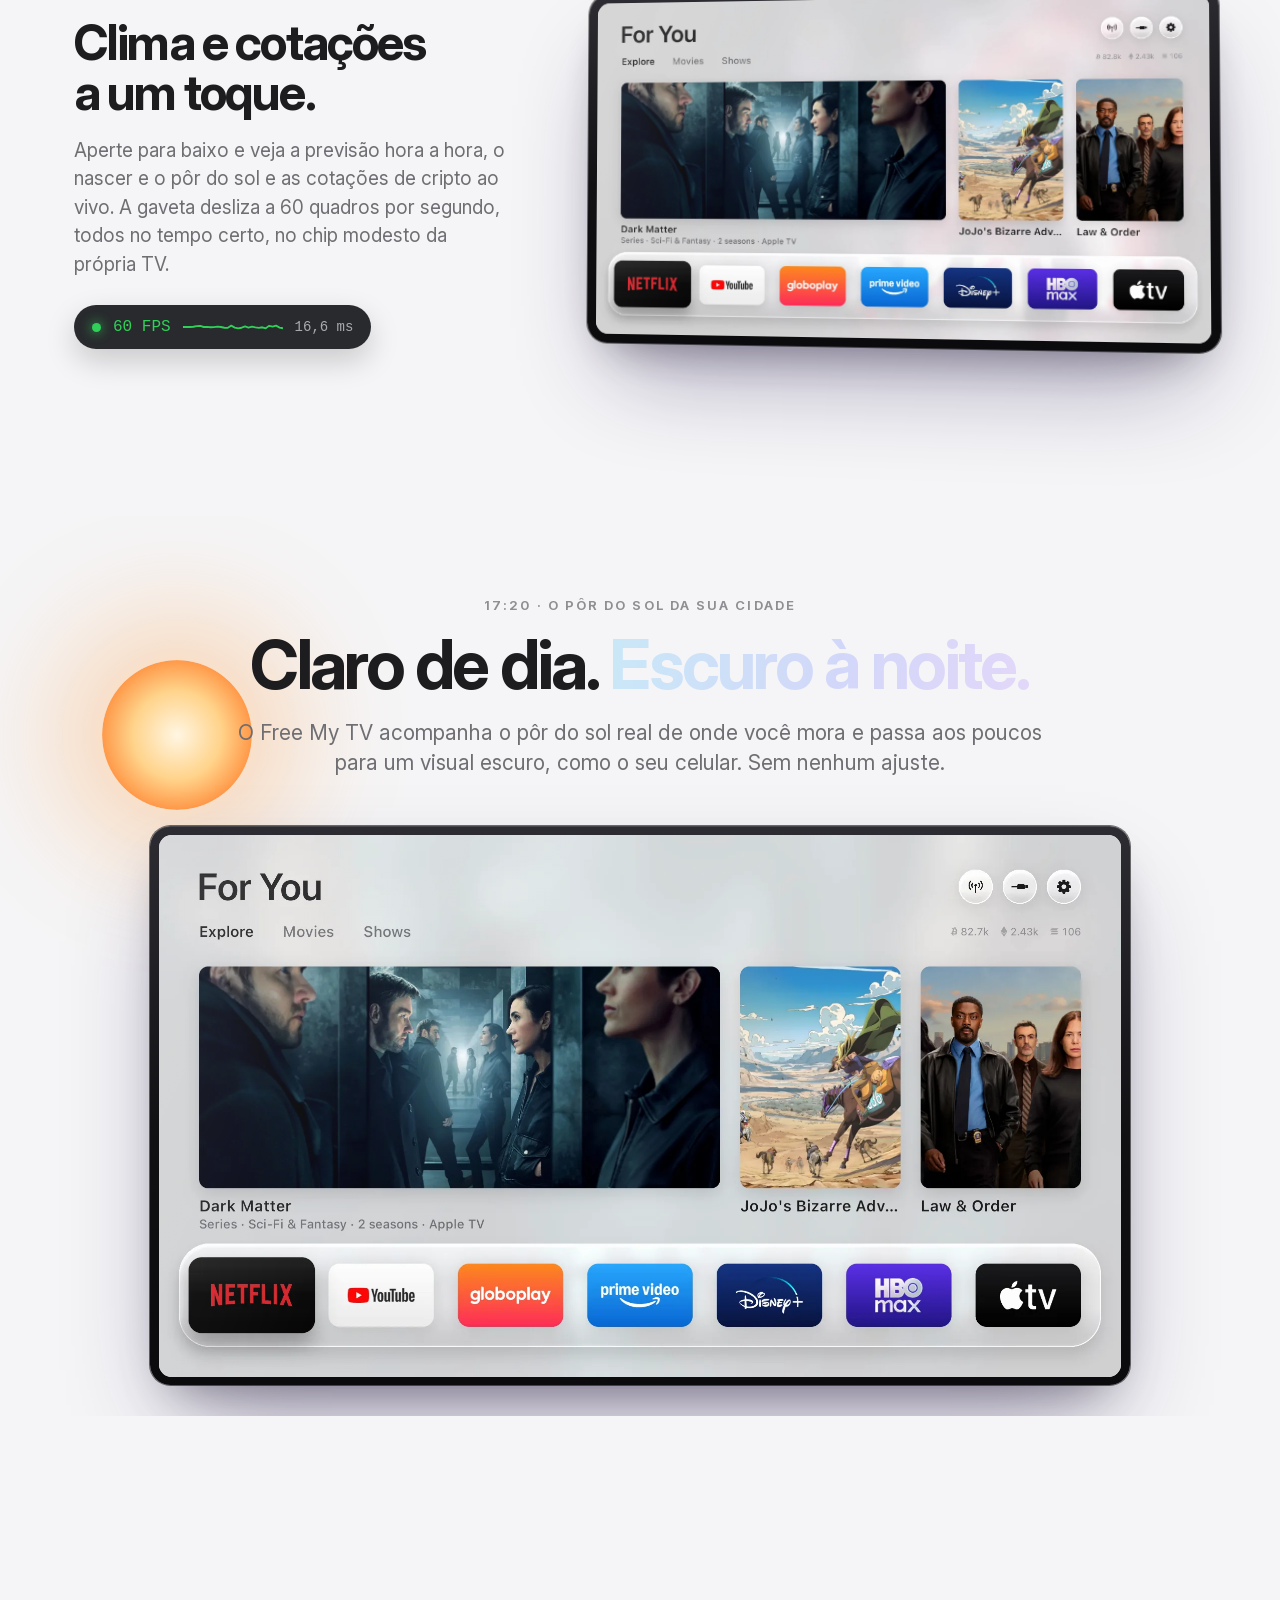
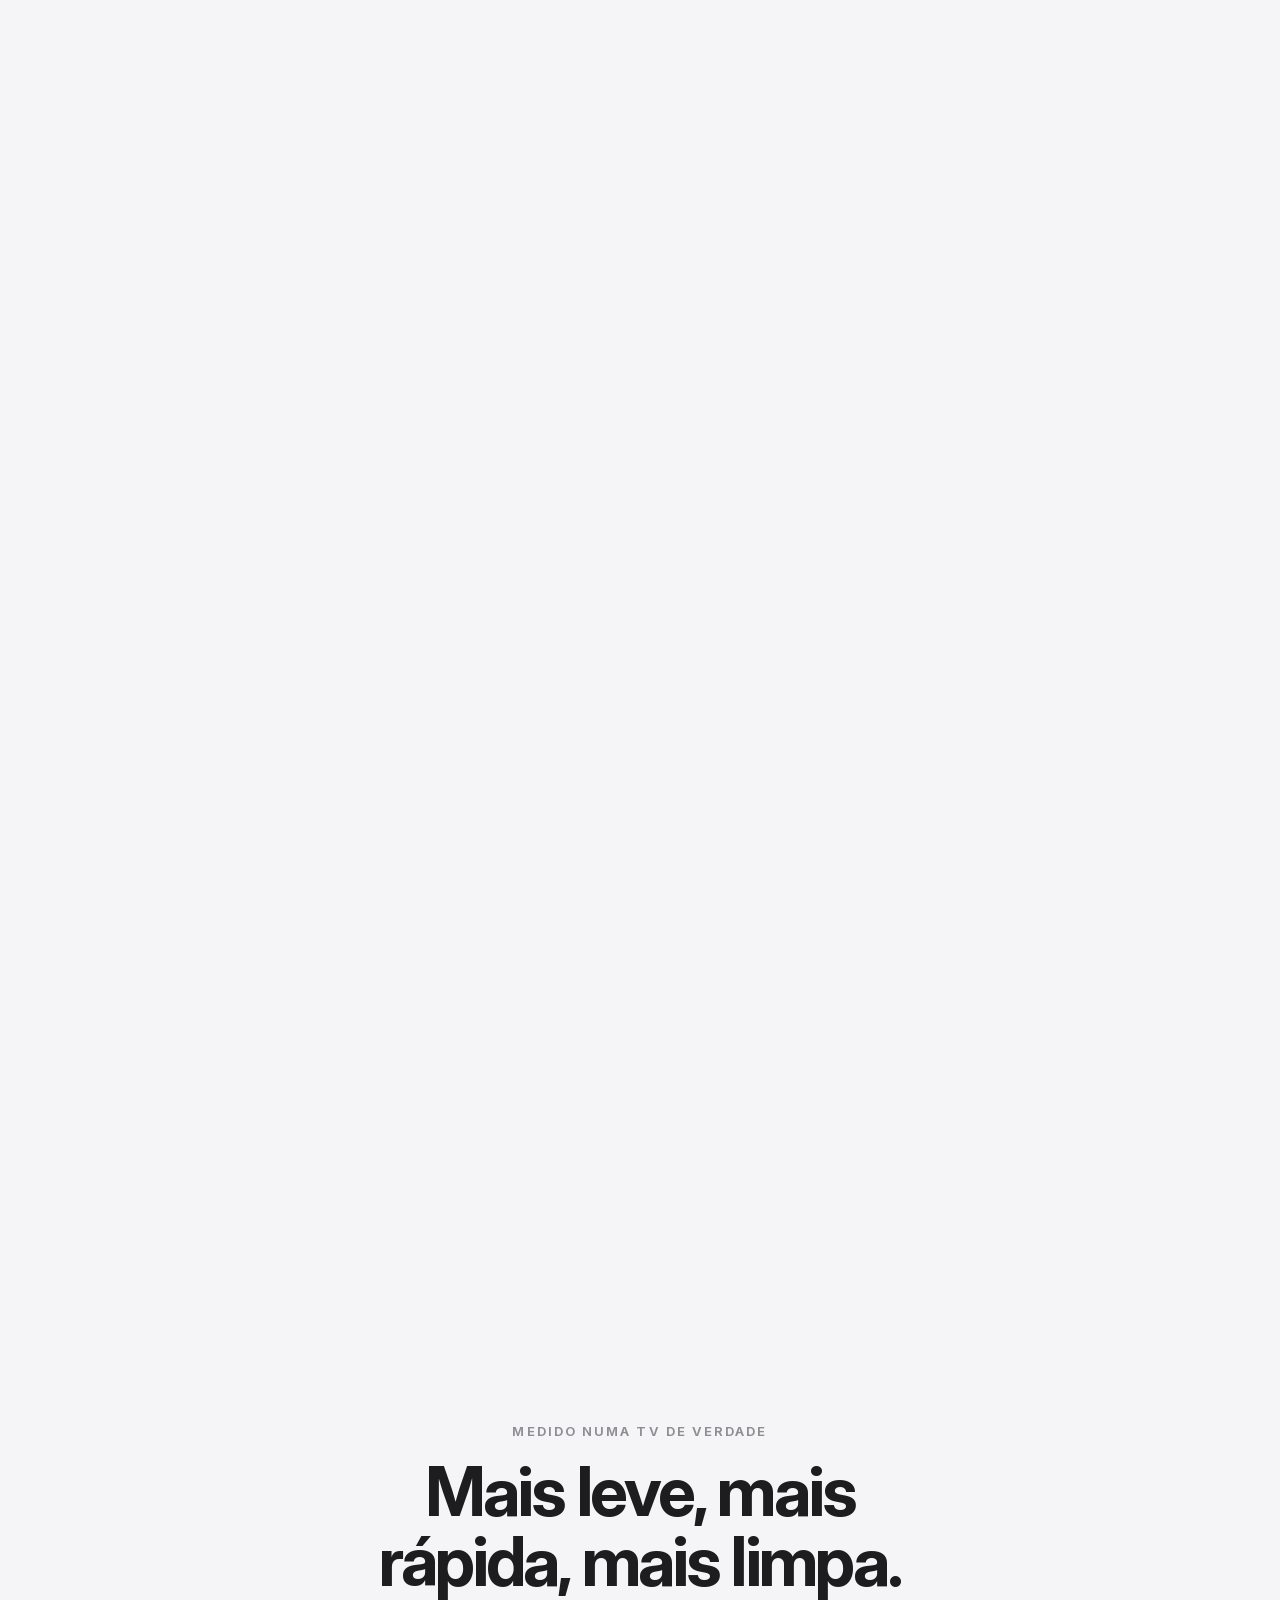
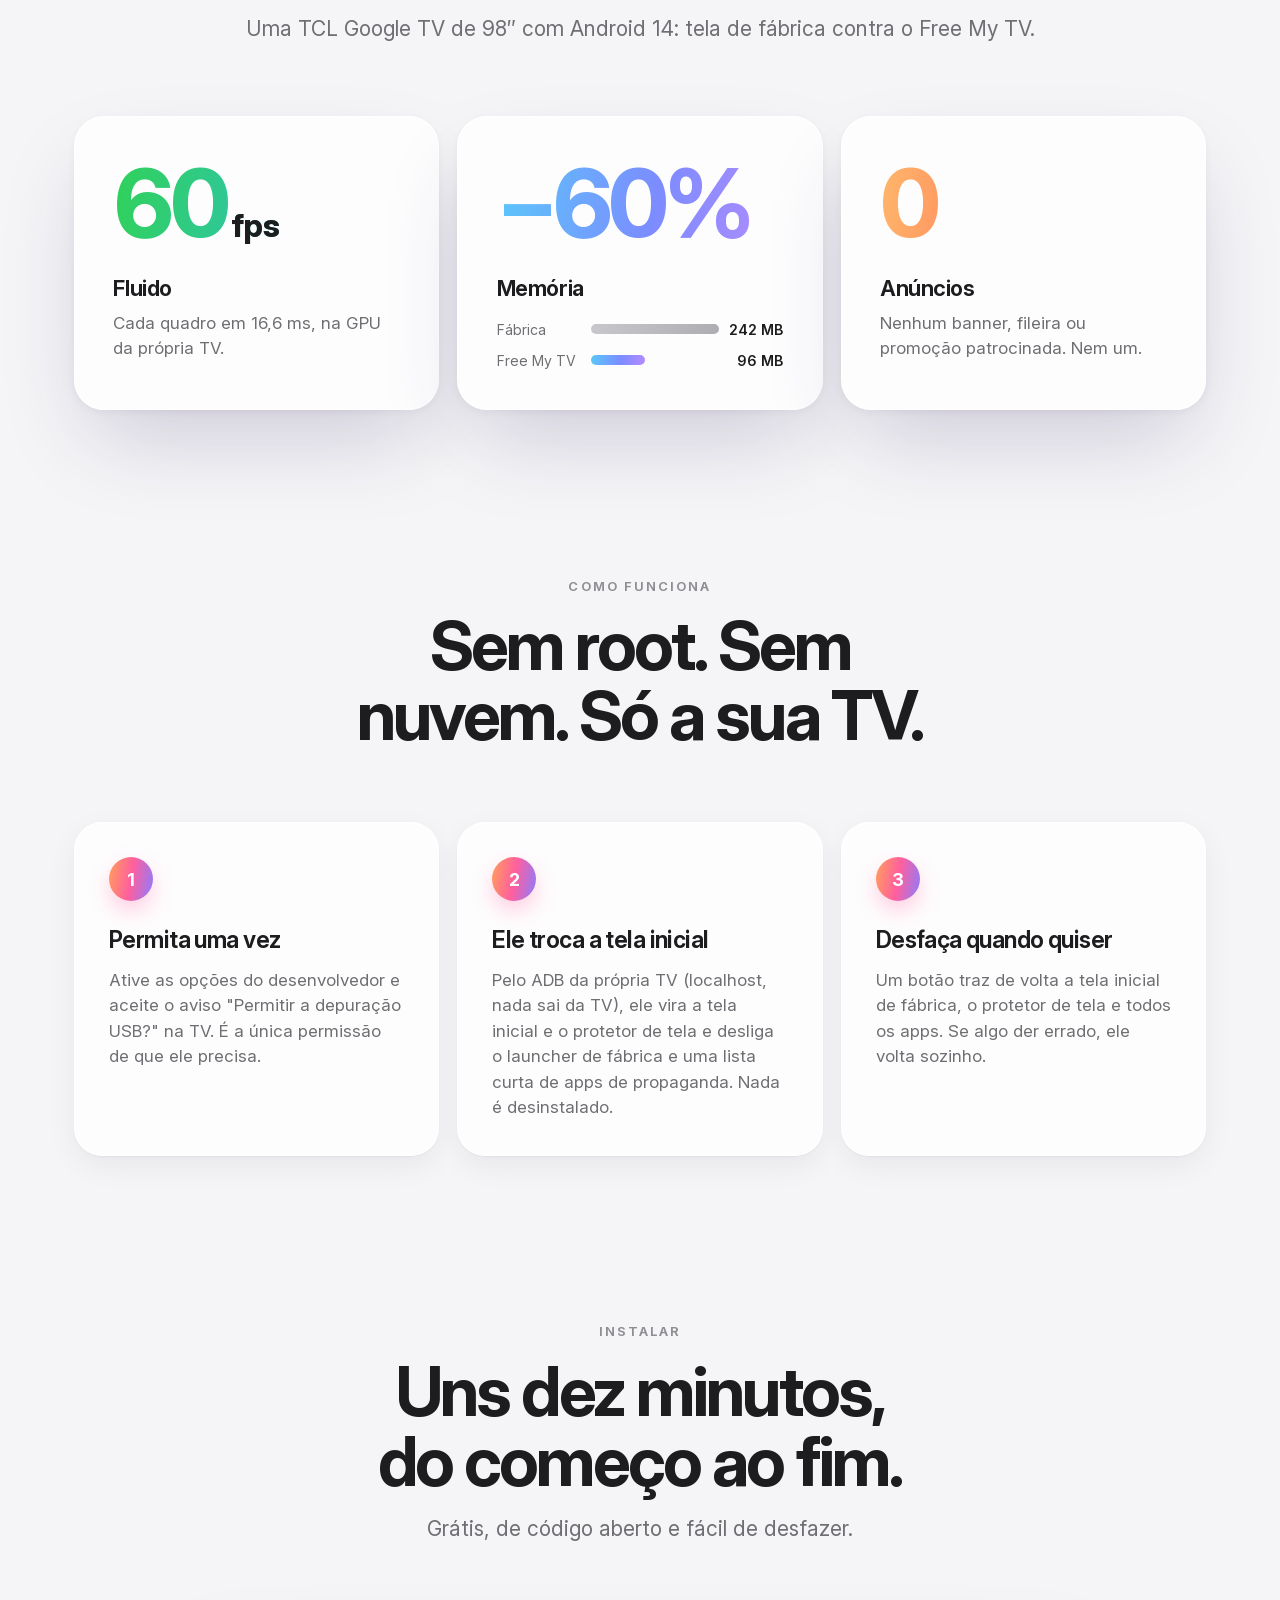
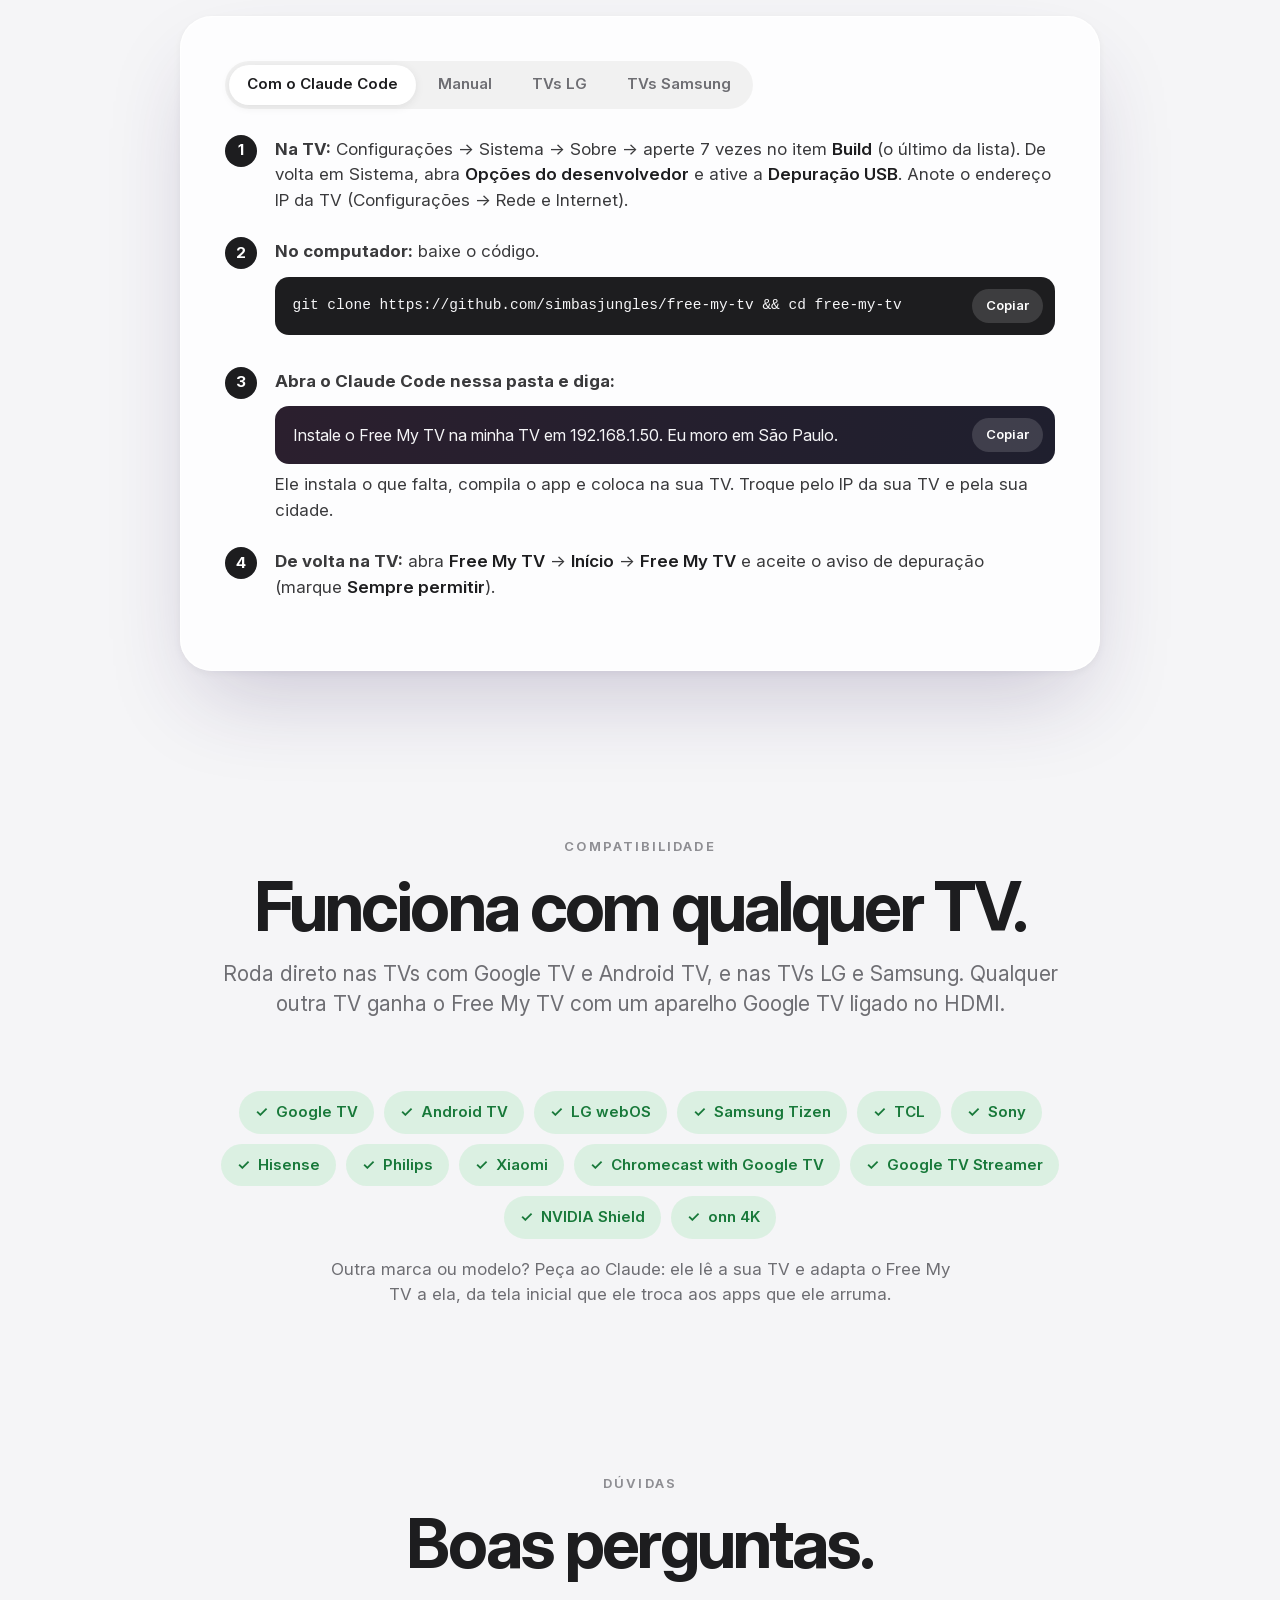
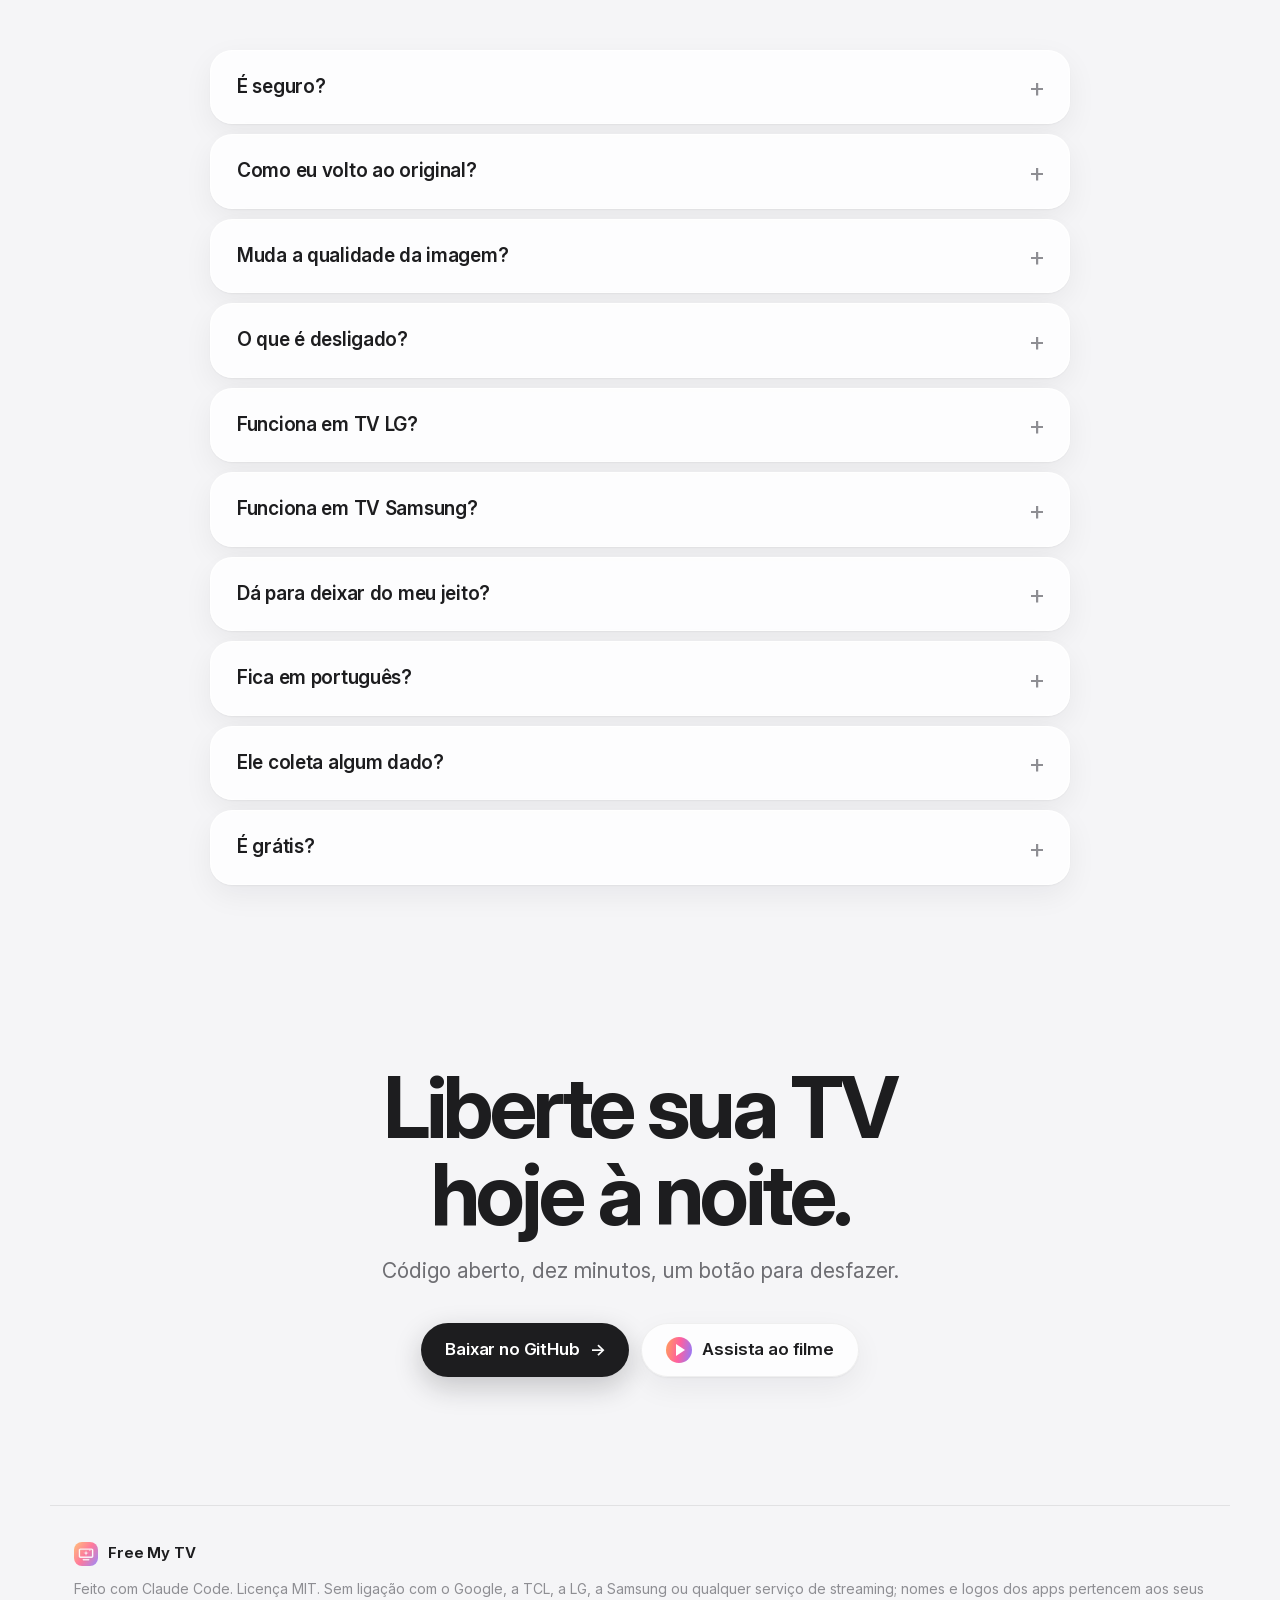
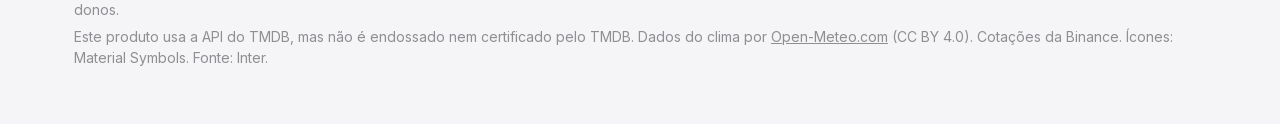
<file: docs/pt/index.html>
<!doctype html>
<html lang="pt-BR">
<head>
  <meta charset="utf-8">
  <meta name="viewport" content="width=device-width, initial-scale=1, viewport-fit=cover">
  <script>
    // Portuguese page: back to English only if the visitor picked it with the PT/EN switch.
    (function () {
      var lang;
      try { lang = localStorage.getItem("lang"); } catch (e) {}
      if (lang === "en") location.replace("../" + location.search + location.hash);
    })();
  </script>
  <title>Free My TV — uma tela inicial rápida e sem anúncios para Google TV e TVs LG e Samsung</title>
  <meta name="description" content="Tela inicial de código aberto para Google TV, Android TV e TVs LG e Samsung. Sem anúncios, a 60 fps, com o que está em alta nos seus próprios apps e um visual que acompanha o pôr do sol. Um botão para desfazer.">
  <link rel="canonical" href="https://freemytv.io/pt/">
  <link rel="alternate" hreflang="en" href="https://freemytv.io/">
  <link rel="alternate" hreflang="pt-BR" href="https://freemytv.io/pt/">
  <link rel="alternate" hreflang="x-default" href="https://freemytv.io/">
  <meta name="theme-color" content="#F5F5F7">
  <meta property="og:type" content="website">
  <meta property="og:locale" content="pt_BR">
  <meta property="og:locale:alternate" content="en_US">
  <meta property="og:url" content="https://freemytv.io/pt/">
  <meta property="og:title" content="Free My TV">
  <meta property="og:description" content="Uma tela inicial rápida e sem anúncios para Google TV e TVs LG e Samsung. Código aberto. Um botão para desfazer.">
  <meta property="og:image" content="https://freemytv.io/assets/og-pt.jpg">
  <meta property="og:image:width" content="1200">
  <meta property="og:image:height" content="630">
  <meta name="twitter:card" content="summary_large_image">
  <meta name="twitter:title" content="Free My TV">
  <meta name="twitter:description" content="Uma tela inicial rápida e sem anúncios para Google TV e TVs LG e Samsung. Código aberto. Um botão para desfazer.">
  <meta name="twitter:image" content="https://freemytv.io/assets/og-pt.jpg">
  <link rel="icon" type="image/png" href="../assets/favicon-64.png">
  <link rel="apple-touch-icon" href="../assets/apple-touch-icon.png">
  <link rel="preload" href="../assets/fonts/InterVariable.ttf" as="font" type="font/ttf" crossorigin>
  <link rel="stylesheet" href="../styles.css">
</head>
<body>
  <div class="sky" aria-hidden="true"><span class="blob b1"></span><span class="blob b2"></span><span class="blob b3"></span></div>

  <header class="nav" id="nav">
    <a class="brand" href="#top" aria-label="Free My TV, voltar ao topo">
      <img src="../assets/icon-512.png" alt="" width="30" height="30">
      <span>Free My TV</span>
    </a>
    <nav class="links" aria-label="Seções">
      <a href="#features">Recursos</a>
      <a href="#how">Como funciona</a>
      <a href="#install">Instalar</a>
      <a href="#faq">Dúvidas</a>
    </nav>
    <div class="nav-end">
      <a class="lang" href="../" hreflang="en" lang="en" data-lang="en" aria-label="Read in English">EN</a>
      <a class="btn btn-dark btn-sm" href="https://github.com/simbasjungles/free-my-tv" rel="noopener">
      <svg class="gh" viewBox="0 0 16 16" aria-hidden="true"><path d="M8 0C3.58 0 0 3.58 0 8c0 3.54 2.29 6.53 5.47 7.59.4.07.55-.17.55-.38 0-.19-.01-.82-.01-1.49-2.01.37-2.53-.49-2.69-.94-.09-.23-.48-.94-.82-1.13-.28-.15-.68-.52-.01-.53.63-.01 1.08.58 1.23.82.72 1.21 1.87.87 2.33.66.07-.52.28-.87.51-1.07-1.78-.2-3.64-.89-3.64-3.95 0-.87.31-1.59.82-2.15-.08-.2-.36-1.02.08-2.12 0 0 .67-.21 2.2.82.64-.18 1.32-.27 2-.27.68 0 1.36.09 2 .27 1.53-1.04 2.2-.82 2.2-.82.44 1.1.16 1.92.08 2.12.51.56.82 1.27.82 2.15 0 3.07-1.87 3.75-3.65 3.95.29.25.54.73.54 1.48 0 1.07-.01 1.93-.01 2.2 0 .21.15.46.55.38A8.013 8.013 0 0016 8c0-4.42-3.58-8-8-8z"/></svg>
      <span>GitHub</span>
      </a>
    </div>
  </header>

  <main id="top">
    <!-- Hero -->
    <section class="hero">
      <div class="hero-copy">
        <p class="kicker" data-reveal>Código aberto · Google TV, Android TV, LG e Samsung</p>
        <h1 data-reveal>Liberte sua <span class="grad">TV.</span></h1>
        <p class="lede" data-reveal>Troque a tela inicial cheia de anúncios por uma rápida e limpa. O que está em alta nos seus próprios apps, o clima num relance e um visual que acompanha o pôr do sol. Um botão para desfazer.</p>
        <div class="cta" data-reveal>
          <a class="btn btn-dark" href="https://github.com/simbasjungles/free-my-tv" rel="noopener">Baixar no GitHub <span aria-hidden="true">→</span></a>
          <button class="btn btn-glass" type="button" data-film><span class="play" aria-hidden="true"></span>Assista ao filme de 45 segundos</button>
        </div>
        <p class="built" data-reveal>Feito com <b>Claude Code</b> · licença MIT</p>
      </div>
      <div class="hero-stage" data-reveal>
        <div class="tv tilt" id="heroTv">
          <div class="screen">
            <video data-src="../assets/nav.mp4" poster="../assets/nav-poster.webp" muted loop playsinline preload="none" aria-label="A tela inicial do Free My TV, passando pelos apps"></video>
          </div>
        </div>
        <div class="floor" aria-hidden="true"></div>
      </div>
      <ul class="stats" data-reveal>
        <li><b>60 fps</b><span>fluido na GPU da própria TV</span></li>
        <li><b>−60%</b><span>de memória na tela inicial</span></li>
        <li><b>0</b><span>anúncios, banners ou promoções</span></li>
        <li><b>1 botão</b><span>para voltar ao original</span></li>
      </ul>
    </section>

    <!-- Before / after -->
    <section class="section compare" id="compare">
      <div class="head" data-reveal>
        <p class="kicker">Antes → depois</p>
        <h2>Sua tela inicial não deveria ser um outdoor.</h2>
        <p class="sub">Arraste para comparar. Mesma TV, mesmos apps, sem as fileiras patrocinadas.</p>
      </div>
      <div class="tv ba" id="ba" data-reveal tabindex="0" role="slider" aria-label="Compare a tela inicial de fábrica com o Free My TV" aria-valuemin="0" aria-valuemax="100" aria-valuenow="50">
        <div class="screen">
          <img class="after" src="../assets/home-day.webp" alt="A tela inicial do Free My TV: três destaques e uma prateleira de vidro com os apps" loading="lazy">
          <div class="before-wrap"><img class="before" src="../assets/before.webp" alt="Uma tela inicial de fábrica típica, cheia de fileiras patrocinadas (ilustração)" loading="lazy"></div>
          <span class="tag tag-l">Tela de fábrica <em>(ilustração)</em></span>
          <span class="tag tag-r">Free My TV</span>
          <div class="handle" aria-hidden="true"><span></span></div>
        </div>
      </div>
    </section>

    <!-- Features -->
    <section class="section features" id="features">
      <article class="feature" data-reveal>
        <div class="copy">
          <p class="kicker">Início</p>
          <h3>Seus apps em primeiro lugar.</h3>
          <p>Os apps de streaming que você usa de verdade, numa prateleira de vidro que ganha vida com o controle. Sem fileiras de promoções, sem anúncios que tocam sozinhos, nada que você não pediu.</p>
        </div>
        <div class="tv"><div class="screen"><video data-src="../assets/nav.mp4" poster="../assets/nav-poster.webp" muted loop playsinline preload="none" aria-label="Navegando pela prateleira de apps"></video></div></div>
      </article>

      <article class="feature flip" data-reveal>
        <div class="copy">
          <p class="kicker">Destaques</p>
          <h3>Em alta, não patrocinado.</h3>
          <p>Três destaques novos a cada hora, entre o que está em alta na semana e os lançamentos, só dos apps que você já tem. Filmes e séries têm abas próprias. Com dados do TMDB.</p>
        </div>
        <div class="tv"><div class="screen"><video data-src="../assets/tabs.mp4" poster="../assets/tabs-poster.webp" muted loop playsinline preload="none" aria-label="Trocando entre as abas de destaques, filmes e séries"></video></div></div>
      </article>

      <article class="feature" data-reveal>
        <div class="copy">
          <p class="kicker">Velocidade</p>
          <h3>Clima e cotações a um toque.</h3>
          <p>Aperte para baixo e veja a previsão hora a hora, o nascer e o pôr do sol e as cotações de cripto ao vivo. A gaveta desliza a 60 quadros por segundo, todos no tempo certo, no chip modesto da própria TV.</p>
          <div class="hud" aria-hidden="true"><i></i><b>60 FPS</b><svg viewBox="0 0 120 24" preserveAspectRatio="none"><polyline id="spark" fill="none" points=""/></svg><span>16,6 ms</span></div>
        </div>
        <div class="tv"><div class="screen"><video data-src="../assets/drawer.mp4" poster="../assets/drawer-poster.webp" muted loop playsinline preload="none" aria-label="A gaveta com o clima e as cotações de cripto abrindo"></video></div></div>
      </article>
    </section>

    <!-- Sunset: scroll to go from day to night -->
    <section class="sunset" id="sunset" aria-label="Claro de dia, escuro à noite">
      <div class="sticky">
        <div class="stars" aria-hidden="true"></div>
        <div class="sun" aria-hidden="true"></div>
        <div class="moon" aria-hidden="true"></div>
        <div class="head">
          <p class="kicker"><span class="clock" id="sunClock">17:20</span> · o pôr do sol da sua cidade</p>
          <h2><span class="w-day">Claro de dia.</span> <span class="w-night">Escuro à noite.</span></h2>
          <p class="sub">O Free My TV acompanha o pôr do sol real de onde você mora e passa aos poucos para um visual escuro, como o seu celular. Sem nenhum ajuste.</p>
        </div>
        <div class="tv"><div class="screen">
          <img src="../assets/day.webp" alt="A tela inicial durante o dia" loading="lazy">
          <img class="night" src="../assets/night.webp" alt="A mesma tela inicial à noite" loading="lazy">
        </div></div>
      </div>
    </section>

    <!-- Numbers -->
    <section class="section numbers" id="numbers">
      <div class="head" data-reveal>
        <p class="kicker">Medido numa TV de verdade</p>
        <h2>Mais leve, mais rápida, mais limpa.</h2>
        <p class="sub">Uma TCL Google TV de 98″ com Android 14: tela de fábrica contra o Free My TV.</p>
      </div>
      <div class="cards">
        <div class="card" data-reveal><b class="big grad-mint"><span data-count="60">0</span><small>fps</small></b><h4>Fluido</h4><p>Cada quadro em 16,6 ms, na GPU da própria TV.</p></div>
        <div class="card" data-reveal><b class="big grad-sky">−<span data-count="60">0</span>%</b><h4>Memória</h4>
          <div class="bars"><div><span>Fábrica</span><i style="--w:100%"></i><em>242 MB</em></div><div><span>Free My TV</span><i style="--w:40%"></i><em>96 MB</em></div></div>
        </div>
        <div class="card" data-reveal><b class="big grad-sun">0</b><h4>Anúncios</h4><p>Nenhum banner, fileira ou promoção patrocinada. Nem um.</p></div>
      </div>
    </section>

    <!-- How it works -->
    <section class="section how" id="how">
      <div class="head" data-reveal>
        <p class="kicker">Como funciona</p>
        <h2>Sem root. Sem nuvem. Só a sua TV.</h2>
      </div>
      <ol class="steps">
        <li class="step" data-reveal>
          <span class="num">1</span>
          <h4>Permita uma vez</h4>
          <p>Ative as opções do desenvolvedor e aceite o aviso "Permitir a depuração USB?" na TV. É a única permissão de que ele precisa.</p>
        </li>
        <li class="step" data-reveal>
          <span class="num">2</span>
          <h4>Ele troca a tela inicial</h4>
          <p>Pelo ADB da própria TV (localhost, nada sai da TV), ele vira a tela inicial e o protetor de tela e desliga o launcher de fábrica e uma lista curta de apps de propaganda. Nada é desinstalado.</p>
        </li>
        <li class="step" data-reveal>
          <span class="num">3</span>
          <h4>Desfaça quando quiser</h4>
          <p>Um botão traz de volta a tela inicial de fábrica, o protetor de tela e todos os apps. Se algo der errado, ele volta sozinho.</p>
        </li>
      </ol>
    </section>

    <!-- Install -->
    <section class="section install" id="install">
      <div class="head" data-reveal>
        <p class="kicker">Instalar</p>
        <h2>Uns dez minutos, do começo ao fim.</h2>
        <p class="sub">Grátis, de código aberto e fácil de desfazer.</p>
      </div>
      <div class="panel" data-reveal>
        <div class="tabs" role="tablist" aria-label="Forma de instalar">
          <button role="tab" aria-selected="true" aria-controls="tab-claude" id="t-claude">Com o Claude Code</button>
          <button role="tab" aria-selected="false" aria-controls="tab-manual" id="t-manual">Manual</button>
          <button role="tab" aria-selected="false" aria-controls="tab-lg" id="t-lg">TVs LG</button>
          <button role="tab" aria-selected="false" aria-controls="tab-samsung" id="t-samsung">TVs Samsung</button>
        </div>

        <div class="tabpanel" id="tab-claude" role="tabpanel" aria-labelledby="t-claude">
          <ol class="howto">
            <li><b>Na TV:</b> Configurações → Sistema → Sobre → aperte 7 vezes no item <em>Build</em> (o último da lista). De volta em Sistema, abra <em>Opções do desenvolvedor</em> e ative a <em>Depuração USB</em>. Anote o endereço IP da TV (Configurações → Rede e Internet).</li>
            <li><b>No computador:</b> baixe o código.
              <div class="code"><code>git clone https://github.com/simbasjungles/free-my-tv &amp;&amp; cd free-my-tv</code><button class="copy-btn" type="button" aria-label="Copiar comando">Copiar</button></div>
            </li>
            <li><b>Abra o Claude Code nessa pasta e diga:</b>
              <div class="code prompt"><code>Instale o Free My TV na minha TV em 192.168.1.50. Eu moro em São Paulo.</code><button class="copy-btn" type="button" aria-label="Copiar pedido">Copiar</button></div>
              Ele instala o que falta, compila o app e coloca na sua TV. Troque pelo IP da sua TV e pela sua cidade.
            </li>
            <li><b>De volta na TV:</b> abra <em>Free My TV</em> → <em>Início</em> → <em>Free My TV</em> e aceite o aviso de depuração (marque <em>Sempre permitir</em>).</li>
          </ol>
        </div>

        <div class="tabpanel" id="tab-manual" role="tabpanel" aria-labelledby="t-manual" hidden>
          <ol class="howto">
            <li><b>Na TV:</b> ative as <em>Opções do desenvolvedor</em> e a <em>Depuração USB</em> (como na outra aba) e anote o IP dela.</li>
            <li><b>Ferramentas:</b> um JDK (17+), as ferramentas de linha de comando do Android SDK e o adb. No Mac:
              <div class="code"><code>brew install --cask temurin android-commandlinetools android-platform-tools &amp;&amp; sdkmanager "build-tools;34.0.0" "platforms;android-34"</code><button class="copy-btn" type="button" aria-label="Copiar comando">Copiar</button></div>
            </li>
            <li><b>Compilar:</b> a primeira execução cria o <em>config.properties</em>. Coloque sua cidade lá (e <em>currency=BRL</em> para as cotações em reais) e, para os destaques, uma <a href="https://www.themoviedb.org/settings/api" rel="noopener">chave grátis do TMDB</a>. Depois compile de novo.
              <div class="code"><code>git clone https://github.com/simbasjungles/free-my-tv &amp;&amp; cd free-my-tv &amp;&amp; ./build.sh</code><button class="copy-btn" type="button" aria-label="Copiar comando">Copiar</button></div>
            </li>
            <li><b>Instalar:</b>
              <div class="code"><code>adb connect 192.168.1.50:5555 &amp;&amp; adb install -r FreeMyTV.apk</code><button class="copy-btn" type="button" aria-label="Copiar comando">Copiar</button></div>
              Nas TVs TCL, libere também o funcionamento em segundo plano (a TCL bloqueia por padrão):
              <div class="code"><code>adb shell &quot;appops set io.freemytv AUTO_START allow || appops set io.freemytv APP_AUTO_START allow&quot;</code><button class="copy-btn" type="button" aria-label="Copiar comando">Copiar</button></div>
            </li>
            <li><b>Na TV:</b> abra <em>Free My TV</em> → <em>Início</em> → <em>Free My TV</em>.</li>
          </ol>
        </div>

        <div class="tabpanel" id="tab-lg" role="tabpanel" aria-labelledby="t-lg" hidden>
          <ol class="howto">
            <li><b>Na TV:</b> na LG Content Store, instale o <em>Developer Mode</em>. Entre com uma <a href="https://webostv.developer.lge.com" rel="noopener">conta grátis de desenvolvedor LG</a>, ative o <em>Dev Mode Status</em> (a TV reinicia) e depois o <em>Key Server</em>. Anote o IP e a senha (passphrase) que aparecem.</li>
            <li><b>No computador:</b> baixe o código e compile o app da LG. Coloque sua cidade no <em>config.properties</em> (e <em>currency=BRL</em> para as cotações em reais), como na Google TV.
              <div class="code"><code>git clone https://github.com/simbasjungles/free-my-tv &amp;&amp; cd free-my-tv &amp;&amp; python3 webos/build.py</code><button class="copy-btn" type="button" aria-label="Copiar comando">Copiar</button></div>
            </li>
            <li><b>Instalar:</b> digite a senha da TV quando ele pedir. O Free My TV abre na TV.
              <div class="code"><code>python3 webos/install.py 192.168.1.50</code><button class="copy-btn" type="button" aria-label="Copiar comando">Copiar</button></div>
            </li>
            <li><b>A um botão:</b> com ele aberto, segure uma tecla numérica do controle. Daí em diante, essa tecla abre o Free My TV de qualquer lugar. Aperte <em>EXTEND</em> no Developer Mode uma vez por mês para mantê-lo.</li>
          </ol>
        </div>

        <div class="tabpanel" id="tab-samsung" role="tabpanel" aria-labelledby="t-samsung" hidden>
          <ol class="howto">
            <li><b>Na TV:</b> abra <em>Apps</em> e digite <em>1&nbsp;2&nbsp;3&nbsp;4&nbsp;5</em> no controle. Ative o <em>Developer mode</em>, digite o IP do seu computador em <em>Host PC IP</em> e reinicie a TV.</li>
            <li><b>No computador:</b> baixe o <a href="https://github.com/reisxd/TizenBrewInstaller/releases/latest" rel="noopener">TizenBrew Installer</a>, o instalador da comunidade para TVs Samsung, abra e conecte na sua TV.</li>
            <li><b>Instale pelo GitHub:</b> digite isto. Nas TVs de 2023 em diante, ele pede para entrar na sua conta Samsung uma vez, para assinar o app para a sua TV.
              <div class="code"><code>simbasjungles/free-my-tv</code><button class="copy-btn" type="button" aria-label="Copiar">Copiar</button></div>
            </li>
            <li><b>Direto nele:</b> nas configurações da TV (Opções da Tela Inicial ou Funções Smart), ative a <em>Execução Automática do Último Aplicativo</em>: a TV já liga no Free My TV. Ele pega a sua cidade pelo fuso da TV; para a cidade exata e os destaques, o Claude Code compila com as suas configurações.</li>
          </ol>
        </div>
      </div>
    </section>

    <!-- Compatibility -->
    <section class="section compat" id="compat">
      <div class="head" data-reveal>
        <p class="kicker">Compatibilidade</p>
        <h2>Funciona com qualquer TV.</h2>
        <p class="sub">Roda direto nas TVs com Google TV e Android TV, e nas TVs LG e Samsung. Qualquer outra TV ganha o Free My TV com um aparelho Google TV ligado no HDMI.</p>
      </div>
      <div class="chips" data-reveal>
        <span class="chip ok">Google TV</span><span class="chip ok">Android TV</span><span class="chip ok">LG webOS</span><span class="chip ok">Samsung Tizen</span><span class="chip ok">TCL</span><span class="chip ok">Sony</span>
        <span class="chip ok">Hisense</span><span class="chip ok">Philips</span><span class="chip ok">Xiaomi</span><span class="chip ok">Chromecast with Google TV</span>
        <span class="chip ok">Google TV Streamer</span><span class="chip ok">NVIDIA Shield</span><span class="chip ok">onn 4K</span>
      </div>
      <p class="note" data-reveal>Outra marca ou modelo? Peça ao Claude: ele lê a sua TV e adapta o Free My TV a ela, da tela inicial que ele troca aos apps que ele arruma.</p>
    </section>

    <!-- FAQ -->
    <section class="section faq" id="faq">
      <div class="head" data-reveal>
        <p class="kicker">Dúvidas</p>
        <h2>Boas perguntas.</h2>
      </div>
      <div class="qs" data-reveal>
        <details><summary>É seguro?</summary><p>Ele usa os mesmos comandos das ferramentas de desenvolvedor do próprio Android, de dentro da TV. Nada de root, nada desinstalado: os apps só são desligados e voltam com um botão. Imagem, som, entradas, controle remoto, serviços do Google e Play Store ficam numa lista que ele nunca toca.</p></details>
        <details><summary>Como eu volto ao original?</summary><p>Abra Free My TV → Início → Original. A tela inicial de fábrica, o protetor de tela e todos os apps voltam exatamente como estavam. Se a tela nova travar três vezes em cinco minutos, ele volta sozinho.</p></details>
        <details><summary>Muda a qualidade da imagem?</summary><p>Não. Os ajustes de imagem não são tocados e os vídeos passam pelo mesmo caminho no hardware. Medimos a mesma resolução e a mesma fonte de vídeo nos dois modos.</p></details>
        <details><summary>O que é desligado?</summary><p>A tela inicial e o protetor de tela de fábrica (substituídos), a tela de recuperação do Google TV, Play Games e YouTube Music e, nas TVs TCL, o TCL Channel, as mensagens, a demonstração de loja, o menu de hotel, os manuais e os apps de espelhamento e de registros. O Google Assistente só se você pedir no config.</p></details>
        <details><summary>Funciona em TV LG?</summary><p>Funciona. Na LG ele é instalado pelo próprio Developer Mode da LG, sem root e sem mudar nada na TV, e abre com um toque numa tecla numérica. A mesma tela inicial, com destaques, clima e cotações. Aperte EXTEND no app Developer Mode uma vez por mês para mantê-lo.</p></details>
        <details><summary>Funciona em TV Samsung?</summary><p>Funciona, nas TVs Samsung de 2017 em diante. Ele é instalado pelo próprio Developer Mode da Samsung com o TizenBrew Installer, o instalador da comunidade, sem root e sem mudar nada na TV. A mesma tela inicial, clima e cotações, com a sua cidade pelo fuso da TV. Para os destaques, o Claude Code compila com a sua chave grátis do TMDB.</p></details>
        <details><summary>Dá para deixar do meu jeito?</summary><p>Essa é a ideia. Abra a pasta no Claude Code e é só pedir: "coloque o Crunchyroll na prateleira", "mostre as cotações em reais", "configure para a minha Sony". Ele muda o código, compila o app e coloca na sua TV.</p></details>
        <details><summary>Fica em português?</summary><p>Fica. O app segue o idioma da TV (português, inglês, espanhol, russo ou alemão), ou o que você escolher nos ajustes dele. Quer outro idioma? Peça ao Claude.</p></details>
        <details><summary>Ele coleta algum dado?</summary><p>Não. Sem contas, sem análises, sem rastreamento. Ele só fala com o TMDB (destaques), o Open-Meteo (clima, da sua cidade) e a Binance (cotações).</p></details>
        <details><summary>É grátis?</summary><p>Sim. Licença MIT, e a chave do TMDB também é grátis.</p></details>
      </div>
    </section>

    <!-- Final CTA -->
    <section class="final" data-reveal>
      <h2>Liberte sua TV hoje à noite.</h2>
      <p class="sub">Código aberto, dez minutos, um botão para desfazer.</p>
      <div class="cta">
        <a class="btn btn-dark" href="https://github.com/simbasjungles/free-my-tv" rel="noopener">Baixar no GitHub <span aria-hidden="true">→</span></a>
        <button class="btn btn-glass" type="button" data-film><span class="play" aria-hidden="true"></span>Assista ao filme</button>
      </div>
    </section>
  </main>

  <footer class="foot">
    <div class="brand"><img src="../assets/icon-512.png" alt="" width="24" height="24"><span>Free My TV</span></div>
    <p>Feito com Claude Code. Licença MIT. Sem ligação com o Google, a TCL, a LG, a Samsung ou qualquer serviço de streaming; nomes e logos dos apps pertencem aos seus donos.</p>
    <p>Este produto usa a API do TMDB, mas não é endossado nem certificado pelo TMDB. Dados do clima por <a href="https://open-meteo.com/" rel="noopener">Open-Meteo.com</a> (CC BY 4.0). Cotações da Binance. Ícones: Material Symbols. Fonte: Inter.</p>
  </footer>

  <dialog class="film" id="film" aria-label="O filme do Free My TV">
    <button class="close" type="button" aria-label="Fechar">×</button>
    <video controls playsinline preload="none" poster="../assets/film-poster.webp"><source src="../assets/film.mp4" type="video/mp4"></video>
  </dialog>

  <script src="../app.js" defer></script>
</body>
</html>
</file>
<file: docs/styles.css>
@font-face {
  font-family: "Inter";
  src: url("assets/fonts/InterVariable.ttf") format("truetype");
  font-weight: 100 900;
  font-display: swap;
}

:root {
  --bg: #f5f5f7;
  --ink: #1d1d1f;
  --ink-2: #3a3a3c;
  --muted: #6e6e73;
  --faint: #8e8e93;
  --line: rgba(0, 0, 0, 0.08);
  --glass: rgba(255, 255, 255, 0.6);
  --glass-2: rgba(255, 255, 255, 0.82);
  --stroke: rgba(255, 255, 255, 0.8);
  --shadow-1: 0 1px 2px rgba(20, 16, 40, 0.05), 0 10px 30px rgba(20, 16, 40, 0.06);
  --shadow-2: 0 2px 8px rgba(20, 16, 40, 0.05), 0 40px 90px -20px rgba(50, 30, 90, 0.22);
  --dusk: linear-gradient(100deg, #ff9f5a 0%, #ff5f9e 50%, #8c7cff 100%);
  --sun: linear-gradient(100deg, #ffb86b 0%, #ff7a59 48%, #ff5fa2 100%);
  --sky: linear-gradient(100deg, #5ac8fa 0%, #7c8cff 55%, #b48cff 100%);
  --mint: linear-gradient(100deg, #30d158 0%, #2fc6a2 50%, #5ac8fa 100%);
  --ease: cubic-bezier(0.16, 1, 0.3, 1);
  --max: 1180px;
  color-scheme: light;
}

*,
*::before,
*::after {
  box-sizing: border-box;
}

html {
  scroll-behavior: smooth;
  -webkit-text-size-adjust: 100%;
}

body {
  margin: 0;
  background: var(--bg);
  color: var(--ink);
  font-family: "Inter", system-ui, -apple-system, "Segoe UI", Roboto, sans-serif;
  font-size: 17px;
  line-height: 1.5;
  -webkit-font-smoothing: antialiased;
  -moz-osx-font-smoothing: grayscale;
  text-rendering: optimizeLegibility;
  overflow-x: hidden;
}

img,
video {
  display: block;
  max-width: 100%;
}

a {
  color: inherit;
}

h1,
h2,
h3,
h4,
p {
  margin: 0;
}

:focus-visible {
  outline: 3px solid #7c8cff;
  outline-offset: 3px;
  border-radius: 8px;
}

/* ---------- Background: soft color fields ---------- */
/* Still on purpose: animating these blurred fields made the browser redo the blur on every frame. */

.sky {
  position: fixed;
  inset: 0;
  z-index: -1;
  overflow: hidden;
  pointer-events: none;
}

.blob {
  position: absolute;
  width: 60vmax;
  height: 60vmax;
  border-radius: 50%;
  filter: blur(90px);
  opacity: 0.5;
}

.b1 {
  left: -18vmax;
  top: -22vmax;
  background: radial-gradient(circle, #ffc9a0 0%, rgba(255, 201, 160, 0) 70%);
}

.b2 {
  right: -20vmax;
  top: 10vmax;
  background: radial-gradient(circle, #d9d2ff 0%, rgba(217, 210, 255, 0) 70%);
}

.b3 {
  left: 20vmax;
  bottom: -30vmax;
  background: radial-gradient(circle, #ffd0e6 0%, rgba(255, 208, 230, 0) 70%);
}

/* ---------- Navigation ---------- */

.nav {
  position: sticky;
  top: 12px;
  z-index: 50;
  display: flex;
  align-items: center;
  gap: 24px;
  max-width: var(--max);
  height: 60px;
  margin: 12px auto 0;
  padding: 0 10px 0 18px;
  border-radius: 999px;
  background: var(--glass);
  border: 1px solid var(--stroke);
  box-shadow: var(--shadow-1);
  backdrop-filter: saturate(180%) blur(22px);
  -webkit-backdrop-filter: saturate(180%) blur(22px);
  transition: box-shadow 0.4s var(--ease), background 0.4s var(--ease);
}

.nav.scrolled {
  background: var(--glass-2);
  box-shadow: 0 1px 2px rgba(20, 16, 40, 0.06), 0 16px 40px rgba(20, 16, 40, 0.1);
}

.brand {
  display: inline-flex;
  align-items: center;
  gap: 10px;
  font-weight: 650;
  font-size: 17px;
  letter-spacing: -0.01em;
  text-decoration: none;
}

.brand img {
  border-radius: 8px;
}

.links {
  display: flex;
  gap: 4px;
  margin-left: auto;
}

.links a {
  padding: 8px 14px;
  border-radius: 999px;
  color: var(--ink-2);
  font-size: 15px;
  font-weight: 500;
  text-decoration: none;
  transition: background 0.25s, color 0.25s;
}

.links a:hover {
  background: rgba(0, 0, 0, 0.05);
  color: var(--ink);
}

/* ---------- Buttons ---------- */

.nav-end {
  display: flex;
  align-items: center;
  gap: 6px;
}

.lang {
  display: grid;
  place-items: center;
  min-width: 44px;
  height: 40px;
  padding: 0 12px;
  border-radius: 999px;
  color: var(--ink-2);
  font-size: 14px;
  font-weight: 600;
  letter-spacing: 0.04em;
  text-decoration: none;
  transition: background 0.25s, color 0.25s;
}

.lang:hover {
  background: rgba(0, 0, 0, 0.05);
  color: var(--ink);
}

.btn {
  display: inline-flex;
  align-items: center;
  justify-content: center;
  gap: 10px;
  height: 54px;
  padding: 0 24px;
  border: 0;
  border-radius: 999px;
  font: inherit;
  font-size: 17px;
  font-weight: 600;
  letter-spacing: -0.01em;
  text-decoration: none;
  cursor: pointer;
  white-space: nowrap;
  transition: transform 0.35s var(--ease), box-shadow 0.35s var(--ease), background 0.35s;
}

.btn:hover {
  transform: translateY(-2px);
}

.btn:active {
  transform: translateY(0) scale(0.98);
}

.btn-dark {
  background: var(--ink);
  color: #fff;
  box-shadow: 0 10px 28px rgba(29, 29, 31, 0.22);
}

.btn-dark:hover {
  box-shadow: 0 16px 36px rgba(29, 29, 31, 0.28);
}

.btn-glass {
  background: var(--glass-2);
  color: var(--ink);
  border: 1px solid rgba(0, 0, 0, 0.06);
  box-shadow: var(--shadow-1);
}

.btn-sm {
  height: 40px;
  padding: 0 16px;
  font-size: 15px;
}

.gh {
  width: 18px;
  height: 18px;
  fill: currentColor;
}

.play {
  position: relative;
  width: 26px;
  height: 26px;
  border-radius: 50%;
  background: var(--dusk);
  flex: none;
}

.play::after {
  content: "";
  position: absolute;
  left: 10px;
  top: 7px;
  border-left: 9px solid #fff;
  border-top: 6px solid transparent;
  border-bottom: 6px solid transparent;
}

/* ---------- Type ---------- */

.kicker {
  font-size: 13px;
  font-weight: 650;
  letter-spacing: 0.16em;
  text-transform: uppercase;
  color: var(--faint);
}

.grad {
  background: var(--dusk);
  -webkit-background-clip: text;
  background-clip: text;
  color: transparent;
  padding: 0 0.04em 0.1em 0;
}

.sub {
  margin-top: 18px;
  font-size: clamp(17px, 1.7vw, 21px);
  line-height: 1.45;
  color: var(--muted);
}

h2 {
  font-size: clamp(38px, 5.4vw, 68px);
  font-weight: 700;
  line-height: 1.03;
  letter-spacing: -0.042em;
  text-wrap: balance;
}

/* ---------- The TV ---------- */

.tv {
  position: relative;
  padding: clamp(5px, 0.7vw, 10px);
  border-radius: clamp(12px, 1.6vw, 22px);
  background: linear-gradient(180deg, #2c2c32 0%, #111114 55%, #0b0b0d 100%);
  box-shadow:
    0 0 0 1px rgba(0, 0, 0, 0.55),
    inset 0 1px 0 rgba(255, 255, 255, 0.12),
    0 50px 100px -30px rgba(40, 24, 80, 0.45),
    0 22px 44px -22px rgba(0, 0, 0, 0.4);
}

.tv .screen {
  position: relative;
  aspect-ratio: 16 / 9;
  overflow: hidden;
  border-radius: clamp(7px, 1vw, 13px);
  background: #e9e9ee;
}

.tv .screen > img,
.tv .screen > video,
.tv .screen > .before-wrap {
  position: absolute;
  inset: 0;
  width: 100%;
  height: 100%;
  object-fit: cover;
}

.tv .screen::after {
  content: "";
  position: absolute;
  inset: 0;
  background: linear-gradient(115deg, rgba(255, 255, 255, 0.14) 0%, rgba(255, 255, 255, 0.03) 30%, rgba(255, 255, 255, 0) 42%);
  pointer-events: none;
}

/* ---------- Hero ---------- */

.hero {
  display: grid;
  grid-template-columns: minmax(0, 0.84fr) minmax(0, 1.16fr);
  align-items: center;
  gap: clamp(32px, 4.5vw, 64px);
  max-width: var(--max);
  margin: 0 auto;
  padding: clamp(56px, 9vw, 120px) 24px 0;
}

.hero h1 {
  margin-top: 18px;
  font-size: clamp(60px, 8.6vw, 124px);
  font-weight: 750;
  line-height: 0.94;
  letter-spacing: -0.052em;
}

.hero .lede {
  margin-top: 26px;
  max-width: 34ch;
  font-size: clamp(18px, 1.9vw, 22px);
  line-height: 1.45;
  color: var(--muted);
}

.cta {
  display: flex;
  flex-wrap: wrap;
  gap: 12px;
  margin-top: 36px;
}

.built {
  margin-top: 22px;
  font-size: 14px;
  color: var(--faint);
}

.built b {
  color: var(--ink-2);
  font-weight: 600;
}

.hero-stage {
  position: relative;
  perspective: 1800px;
}

.hero-stage::before {
  content: "";
  position: absolute;
  inset: -12% -8% -6%;
  z-index: -1;
  border-radius: 50%;
  background:
    radial-gradient(closest-side at 32% 45%, rgba(255, 159, 90, 0.42), rgba(255, 159, 90, 0) 70%),
    radial-gradient(closest-side at 70% 55%, rgba(140, 124, 255, 0.4), rgba(140, 124, 255, 0) 70%),
    radial-gradient(closest-side at 52% 40%, rgba(255, 95, 158, 0.3), rgba(255, 95, 158, 0) 75%);
  filter: blur(30px);
}

.tilt {
  transform: rotateY(var(--ry, -12deg)) rotateX(var(--rx, 4deg));
  transform-style: preserve-3d;
  transition: transform 1.2s var(--ease);
  will-change: transform;
}

.floor {
  position: absolute;
  left: 8%;
  right: 8%;
  bottom: -14%;
  height: 26%;
  border-radius: 50%;
  background: radial-gradient(ellipse at center, rgba(140, 120, 255, 0.28) 0%, rgba(255, 120, 160, 0.12) 40%, rgba(0, 0, 0, 0) 70%);
  filter: blur(18px);
  z-index: -1;
}

.stats {
  grid-column: 1 / -1;
  display: grid;
  grid-template-columns: repeat(4, minmax(0, 1fr));
  gap: 12px;
  margin: clamp(48px, 7vw, 96px) 0 0;
  padding: 0;
  list-style: none;
}

.stats li {
  padding: 22px 24px;
  border-radius: 22px;
  background: var(--glass-2);
  border: 1px solid var(--stroke);
  box-shadow: var(--shadow-1);
}

.stats b {
  display: block;
  font-size: 30px;
  font-weight: 700;
  letter-spacing: -0.035em;
}

.stats span {
  display: block;
  margin-top: 2px;
  font-size: 15px;
  color: var(--muted);
}

/* ---------- Sections ---------- */

.section {
  max-width: var(--max);
  margin: 0 auto;
  padding: clamp(96px, 13vw, 170px) 24px 0;
}

.section .head {
  max-width: 860px;
  margin: 0 auto clamp(40px, 6vw, 72px);
  text-align: center;
}

.section .head h2 {
  margin-top: 14px;
}

/* ---------- Before / after ---------- */

.ba {
  max-width: 960px;
  margin: 0 auto;
  cursor: ew-resize;
  touch-action: pan-y;
  user-select: none;
  -webkit-user-select: none;
}

.ba .before-wrap {
  clip-path: inset(0 calc(100% - var(--x, 50%)) 0 0);
}

.ba .before-wrap img {
  width: 100%;
  height: 100%;
  object-fit: cover;
}

.ba .handle {
  position: absolute;
  top: 0;
  bottom: 0;
  left: var(--x, 50%);
  width: 3px;
  transform: translateX(-50%);
  background: #fff;
  box-shadow: 0 0 22px rgba(255, 255, 255, 0.85);
}

.ba .handle span {
  position: absolute;
  left: 50%;
  top: 50%;
  width: 52px;
  height: 52px;
  border-radius: 50%;
  transform: translate(-50%, -50%);
  background: rgba(255, 255, 255, 0.94);
  box-shadow: 0 10px 28px rgba(0, 0, 0, 0.35);
}

.ba .handle span::before,
.ba .handle span::after {
  content: "";
  position: absolute;
  top: 50%;
  border-top: 7px solid transparent;
  border-bottom: 7px solid transparent;
  transform: translateY(-50%);
}

.ba .handle span::before {
  left: 13px;
  border-right: 9px solid var(--ink);
}

.ba .handle span::after {
  right: 13px;
  border-left: 9px solid var(--ink);
}

.tag {
  position: absolute;
  top: 4%;
  z-index: 2;
  padding: 7px 14px;
  border-radius: 999px;
  font-size: clamp(11px, 1.2vw, 14px);
  font-weight: 600;
}

.tag em {
  font-style: normal;
  opacity: 0.6;
  font-weight: 500;
}

.tag-l {
  left: 3%;
  background: rgba(20, 20, 24, 0.7);
  color: #fff;
}

.tag-r {
  right: 3%;
  background: rgba(255, 255, 255, 0.86);
  color: var(--ink);
}

/* ---------- Features ---------- */

.feature {
  display: grid;
  grid-template-columns: minmax(0, 0.82fr) minmax(0, 1.18fr);
  align-items: center;
  gap: clamp(32px, 6vw, 88px);
  margin-bottom: clamp(88px, 11vw, 150px);
  perspective: 1600px;
}

.feature:last-child {
  margin-bottom: 0;
}

.feature .copy h3 {
  margin-top: 12px;
  font-size: clamp(32px, 3.8vw, 50px);
  font-weight: 700;
  line-height: 1.04;
  letter-spacing: -0.038em;
  text-wrap: balance;
}

.feature .copy p:not(.kicker) {
  margin-top: 18px;
  max-width: 38ch;
  font-size: 19px;
  color: var(--muted);
}

.feature .tv {
  transform: rotateY(-9deg) rotateX(2deg);
  transition: transform 1.1s var(--ease);
}

.feature.flip .copy {
  order: 2;
}

.feature.flip .tv {
  transform: rotateY(9deg) rotateX(2deg);
}

.feature:hover .tv {
  transform: rotateY(0deg) rotateX(0deg);
}

.hud {
  display: inline-flex;
  align-items: center;
  gap: 12px;
  margin-top: 26px;
  padding: 10px 18px;
  border-radius: 999px;
  background: rgba(12, 14, 18, 0.88);
  color: rgba(255, 255, 255, 0.6);
  font-family: ui-monospace, "SF Mono", Menlo, Consolas, monospace;
  font-size: 14px;
  box-shadow: 0 12px 30px rgba(0, 0, 0, 0.18);
}

.hud i {
  width: 9px;
  height: 9px;
  border-radius: 50%;
  background: #30d158;
  box-shadow: 0 0 12px #30d158;
}

.hud b {
  color: #30d158;
  font-weight: 500;
  font-size: 16px;
}

.hud svg {
  width: 100px;
  height: 22px;
}

.hud polyline {
  stroke: #30d158;
  stroke-width: 2;
  stroke-linejoin: round;
}

/* ---------- Sunset (scroll from day to night) ---------- */

.sunset {
  --p: 0;
  position: relative;
  height: 260vh;
  margin-top: clamp(96px, 13vw, 170px);
}

.sunset .sticky {
  position: sticky;
  top: 0;
  height: 100vh;
  min-height: 600px;
  overflow: hidden;
  display: flex;
  flex-direction: column;
  align-items: center;
  justify-content: center;
  gap: clamp(28px, 4vw, 48px);
  padding: 90px 24px 40px;
  background: var(--sunset-bg, var(--bg));
  color: var(--sunset-ink, var(--ink));
}

.sunset .head {
  position: relative;
  z-index: 2;
  max-width: 820px;
  text-align: center;
}

.sunset .kicker {
  color: var(--sunset-faint, var(--faint));
}

.sunset h2 {
  margin-top: 14px;
}

.sunset .w-day {
  opacity: calc(1 - var(--p) * 0.72);
}

.sunset .w-night {
  opacity: calc(0.28 + var(--p) * 0.72);
  background: var(--sky);
  -webkit-background-clip: text;
  background-clip: text;
  color: transparent;
}

.sunset .sub {
  color: var(--sunset-muted, var(--muted));
}

.sunset .tv {
  position: relative;
  z-index: 2;
  width: min(980px, 92vw);
}

.sunset .screen .night {
  opacity: var(--p);
}

.sun,
.moon {
  position: absolute;
  border-radius: 50%;
  pointer-events: none;
}

.sun {
  width: 150px;
  height: 150px;
  left: calc(8% + var(--p) * 30%);
  top: calc(16% + var(--p) * 70%);
  background: radial-gradient(circle, #fff6e3 0%, #ffd38a 42%, #ff9a4a 70%, rgba(255, 140, 70, 0) 72%);
  box-shadow: 0 0 120px 40px rgba(255, 170, 90, 0.45);
  opacity: calc(1 - var(--p) * 1.4);
}

.moon {
  width: 90px;
  height: 90px;
  right: 10%;
  top: calc(64% - var(--p) * 48%);
  box-shadow: inset -26px -8px 0 0 #eef1ff;
  filter: drop-shadow(0 0 26px rgba(190, 200, 255, 0.85));
  transform: rotate(-18deg);
  opacity: calc((var(--p) - 0.45) * 2.2);
}

.stars {
  position: absolute;
  inset: 0;
  opacity: calc((var(--p) - 0.4) * 1.8);
  background-image:
    radial-gradient(1.5px 1.5px at 12% 18%, #fff 50%, transparent 51%),
    radial-gradient(1px 1px at 22% 42%, #fff 50%, transparent 51%),
    radial-gradient(2px 2px at 34% 12%, #fff 50%, transparent 51%),
    radial-gradient(1px 1px at 46% 30%, #fff 50%, transparent 51%),
    radial-gradient(1.5px 1.5px at 58% 8%, #fff 50%, transparent 51%),
    radial-gradient(1px 1px at 66% 36%, #fff 50%, transparent 51%),
    radial-gradient(2px 2px at 78% 20%, #fff 50%, transparent 51%),
    radial-gradient(1px 1px at 88% 44%, #fff 50%, transparent 51%),
    radial-gradient(1.5px 1.5px at 92% 10%, #fff 50%, transparent 51%),
    radial-gradient(1px 1px at 6% 52%, #fff 50%, transparent 51%),
    radial-gradient(1px 1px at 40% 54%, #fff 50%, transparent 51%),
    radial-gradient(1.5px 1.5px at 72% 58%, #fff 50%, transparent 51%);
}

/* ---------- Numbers ---------- */

.cards {
  display: grid;
  grid-template-columns: repeat(3, minmax(0, 1fr));
  gap: 18px;
}

.card {
  padding: clamp(28px, 3vw, 40px);
  border-radius: 30px;
  background: var(--glass-2);
  border: 1px solid var(--stroke);
  box-shadow: var(--shadow-2);
}

.card .big {
  display: block;
  font-size: clamp(66px, 7.4vw, 104px);
  font-weight: 750;
  line-height: 1;
  letter-spacing: -0.06em;
  -webkit-background-clip: text;
  background-clip: text;
  color: transparent;
  padding-bottom: 0.06em;
  font-variant-numeric: tabular-nums;
}

.card .big small {
  margin-left: 6px;
  font-size: 0.34em;
  letter-spacing: -0.02em;
  color: var(--ink);
  -webkit-text-fill-color: var(--ink);
}

.grad-mint {
  background-image: var(--mint);
}

.grad-sky {
  background-image: var(--sky);
}

.grad-sun {
  background-image: var(--sun);
}

.card h4 {
  margin-top: 16px;
  font-size: 22px;
  font-weight: 650;
  letter-spacing: -0.02em;
}

.card p {
  margin-top: 6px;
  color: var(--muted);
}

.bars {
  display: grid;
  gap: 10px;
  margin-top: 14px;
}

.bars div {
  display: grid;
  grid-template-columns: 84px 1fr auto;
  align-items: center;
  gap: 10px;
  font-size: 14px;
  color: var(--muted);
}

.bars i {
  display: block;
  height: 10px;
  border-radius: 5px;
  background: var(--sky);
  width: 0;
  transition: width 1.6s var(--ease) 0.3s;
}

.bars div:first-child i {
  background: linear-gradient(90deg, #c7c7cc, #aeaeb2);
}

.card.in .bars i {
  width: var(--w);
}

.bars em {
  font-style: normal;
  font-weight: 600;
  color: var(--ink);
  font-variant-numeric: tabular-nums;
}

/* ---------- How it works ---------- */

.steps {
  display: grid;
  grid-template-columns: repeat(3, minmax(0, 1fr));
  gap: 18px;
  margin: 0;
  padding: 0;
  list-style: none;
}

.step {
  padding: 34px;
  border-radius: 28px;
  background: var(--glass-2);
  border: 1px solid var(--stroke);
  box-shadow: var(--shadow-1);
}

.num {
  display: grid;
  place-items: center;
  width: 44px;
  height: 44px;
  border-radius: 50%;
  background: var(--dusk);
  color: #fff;
  font-weight: 700;
  font-size: 18px;
  box-shadow: 0 10px 22px rgba(255, 95, 158, 0.3);
}

.step h4 {
  margin-top: 22px;
  font-size: 23px;
  font-weight: 650;
  letter-spacing: -0.025em;
}

.step p {
  margin-top: 10px;
  color: var(--muted);
}

/* ---------- Install ---------- */

.panel {
  max-width: 920px;
  margin: 0 auto;
  padding: clamp(22px, 3.4vw, 44px);
  border-radius: 32px;
  background: var(--glass-2);
  border: 1px solid var(--stroke);
  box-shadow: var(--shadow-2);
}

.tabs {
  display: inline-flex;
  gap: 4px;
  padding: 4px;
  border-radius: 999px;
  background: rgba(0, 0, 0, 0.05);
}

.tabs button {
  height: 40px;
  padding: 0 18px;
  border: 0;
  border-radius: 999px;
  background: transparent;
  color: var(--muted);
  font: inherit;
  font-size: 15px;
  font-weight: 600;
  cursor: pointer;
  transition: background 0.3s, color 0.3s, box-shadow 0.3s;
}

.tabs button[aria-selected="true"] {
  background: #fff;
  color: var(--ink);
  box-shadow: 0 2px 10px rgba(0, 0, 0, 0.08);
}

.howto {
  margin: 28px 0 0;
  padding: 0;
  list-style: none;
  counter-reset: s;
}

.howto > li {
  position: relative;
  padding: 0 0 26px 50px;
  counter-increment: s;
  color: var(--ink-2);
}

.howto > li::before {
  content: counter(s);
  position: absolute;
  left: 0;
  top: -2px;
  display: grid;
  place-items: center;
  width: 32px;
  height: 32px;
  border-radius: 50%;
  background: var(--ink);
  color: #fff;
  font-size: 15px;
  font-weight: 700;
}

.howto em {
  font-style: normal;
  font-weight: 600;
  color: var(--ink);
}

.code {
  display: flex;
  align-items: center;
  gap: 12px;
  margin: 12px 0 8px;
  padding: 12px 12px 12px 18px;
  border-radius: 14px;
  background: #1d1d1f;
  color: #f5f5f7;
}

.code code {
  flex: 1;
  overflow-x: auto;
  white-space: nowrap;
  font-family: ui-monospace, "SF Mono", Menlo, Consolas, monospace;
  font-size: 14.5px;
  scrollbar-width: none;
}

.code.prompt {
  background: linear-gradient(100deg, #2b1f2e, #1f1f2e);
}

.code.prompt code {
  white-space: normal;
  font-family: inherit;
  font-size: 16px;
}

.copy-btn {
  flex: none;
  height: 34px;
  padding: 0 14px;
  border: 0;
  border-radius: 999px;
  background: rgba(255, 255, 255, 0.14);
  color: #fff;
  font: inherit;
  font-size: 13px;
  font-weight: 600;
  cursor: pointer;
  transition: background 0.25s;
}

.copy-btn:hover {
  background: rgba(255, 255, 255, 0.24);
}

.copy-btn.done {
  background: #30d158;
}

/* ---------- Compatibility ---------- */

.chips {
  display: flex;
  flex-wrap: wrap;
  justify-content: center;
  gap: 10px;
  max-width: 900px;
  margin: 0 auto 12px;
}

.chip {
  display: inline-flex;
  align-items: center;
  gap: 8px;
  padding: 10px 16px;
  border-radius: 999px;
  font-size: 15px;
  font-weight: 600;
}

.chip.ok {
  background: rgba(48, 209, 88, 0.13);
  color: #18793a;
}

.chip.ok::before {
  content: "✓";
}

.note {
  max-width: 640px;
  margin: 18px auto 0;
  text-align: center;
  color: var(--muted);
}

/* ---------- FAQ ---------- */

.qs {
  max-width: 860px;
  margin: 0 auto;
  display: grid;
  gap: 10px;
}

.qs details {
  border-radius: 22px;
  background: var(--glass-2);
  border: 1px solid var(--stroke);
  box-shadow: var(--shadow-1);
  overflow: hidden;
}

.qs summary {
  position: relative;
  padding: 22px 64px 22px 26px;
  font-size: 19px;
  font-weight: 600;
  letter-spacing: -0.015em;
  list-style: none;
  cursor: pointer;
}

.qs summary::-webkit-details-marker {
  display: none;
}

.qs summary::after {
  content: "+";
  position: absolute;
  right: 24px;
  top: 50%;
  transform: translateY(-50%);
  font-size: 26px;
  font-weight: 400;
  color: var(--faint);
  transition: transform 0.4s var(--ease);
}

.qs details[open] summary::after {
  transform: translateY(-50%) rotate(45deg);
}

.qs details p {
  padding: 0 26px 24px;
  color: var(--muted);
  font-size: 17px;
}

/* ---------- Final + footer ---------- */

.final {
  max-width: 900px;
  margin: 0 auto;
  padding: clamp(110px, 14vw, 190px) 24px clamp(90px, 10vw, 130px);
  text-align: center;
}

.final h2 {
  font-size: clamp(44px, 6.6vw, 88px);
}

.final .cta {
  justify-content: center;
}

.foot {
  max-width: var(--max);
  margin: 0 auto;
  padding: 36px 24px 56px;
  border-top: 1px solid var(--line);
  color: var(--faint);
  font-size: 14px;
}

.foot .brand {
  margin-bottom: 12px;
  color: var(--ink);
  font-size: 15px;
}

.foot p + p {
  margin-top: 6px;
}

/* ---------- Film ---------- */

.film {
  width: min(1120px, 94vw);
  padding: 0;
  border: 0;
  border-radius: 22px;
  background: #000;
  overflow: hidden;
  box-shadow: 0 40px 120px rgba(0, 0, 0, 0.5);
}

.film::backdrop {
  background: rgba(10, 10, 14, 0.86);
}

.film video {
  width: 100%;
  aspect-ratio: 16 / 9;
}

.film .close {
  position: absolute;
  right: 12px;
  top: 12px;
  z-index: 2;
  width: 40px;
  height: 40px;
  border: 0;
  border-radius: 50%;
  background: rgba(40, 40, 46, 0.72);
  color: #fff;
  font-size: 24px;
  line-height: 1;
  cursor: pointer;
}

/* ---------- Reveal on scroll ---------- */

[data-reveal] {
  opacity: 0;
  transform: translateY(26px);
  filter: blur(10px);
  transition: opacity 1s var(--ease), transform 1s var(--ease), filter 1s var(--ease);
  transition-delay: var(--d, 0s);
}

[data-reveal].in {
  opacity: 1;
  transform: none;
  filter: none;
}

.feature[data-reveal].in .tv {
  transition-delay: 0.1s;
}

/* ---------- Small screens ---------- */

@media (max-width: 900px) {
  .links {
    display: none;
  }

  .nav .nav-end {
    margin-left: auto;
  }

  .hero {
    grid-template-columns: 1fr;
    text-align: center;
  }

  .hero .lede {
    margin-left: auto;
    margin-right: auto;
  }

  .hero .cta {
    justify-content: center;
  }

  .stats {
    grid-template-columns: repeat(2, minmax(0, 1fr));
  }

  .feature,
  .feature.flip {
    grid-template-columns: 1fr;
    text-align: center;
  }

  .feature.flip .copy {
    order: 0;
  }

  .feature .copy p:not(.kicker) {
    margin-left: auto;
    margin-right: auto;
  }

  .feature .tv,
  .feature.flip .tv {
    transform: none;
  }

  .cards,
  .steps {
    grid-template-columns: 1fr;
  }

  .sun {
    width: 96px;
    height: 96px;
  }

  .moon {
    width: 64px;
    height: 64px;
    box-shadow: inset -18px -6px 0 0 #eef1ff;
  }
}

@media (max-width: 680px) {
  .tabs {
    display: grid;
    grid-template-columns: 1fr 1fr;
    border-radius: 24px;
  }

  .tabs button {
    padding: 0 6px;
    font-size: 14px;
    white-space: nowrap;
  }
}

@media (max-width: 560px) {
  body {
    font-size: 16px;
  }

  .nav {
    margin: 10px 12px 0;
  }

  .hero,
  .section {
    padding-left: 16px;
    padding-right: 16px;
  }

  .stats {
    gap: 8px;
  }

  .stats li {
    padding: 16px;
  }

  .stats b {
    font-size: 24px;
  }

  .cta .btn {
    width: 100%;
  }

  .tag {
    padding: 5px 10px;
  }

  .tag em {
    display: none;
  }

  .howto > li {
    padding-left: 44px;
  }

  .panel {
    border-radius: 26px;
  }

  .qs summary {
    font-size: 17px;
  }
}

@media (prefers-reduced-motion: reduce) {
  html {
    scroll-behavior: auto;
  }

  [data-reveal] {
    opacity: 1;
    transform: none;
    filter: none;
    transition: none;
  }

  .blob {
    animation: none;
  }

  .tilt,
  .feature .tv {
    transition: none;
  }
}
</file>
